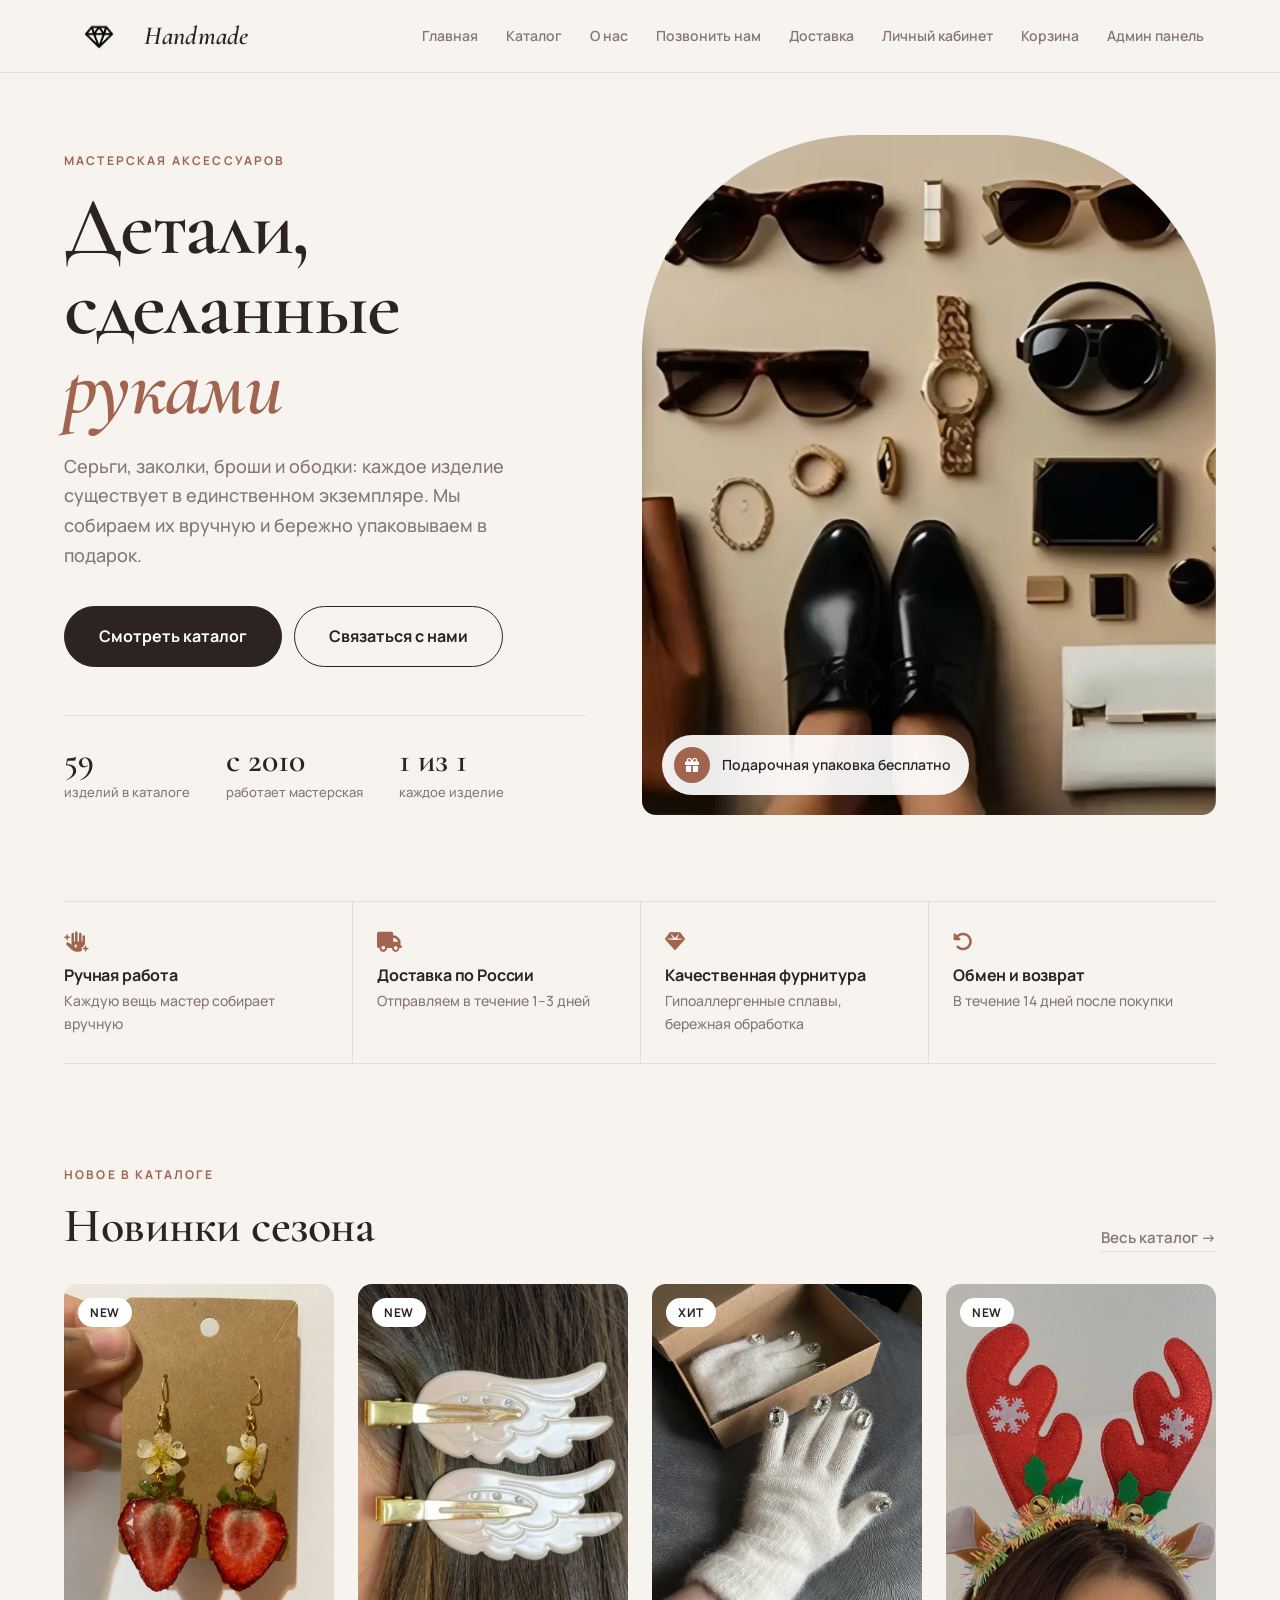
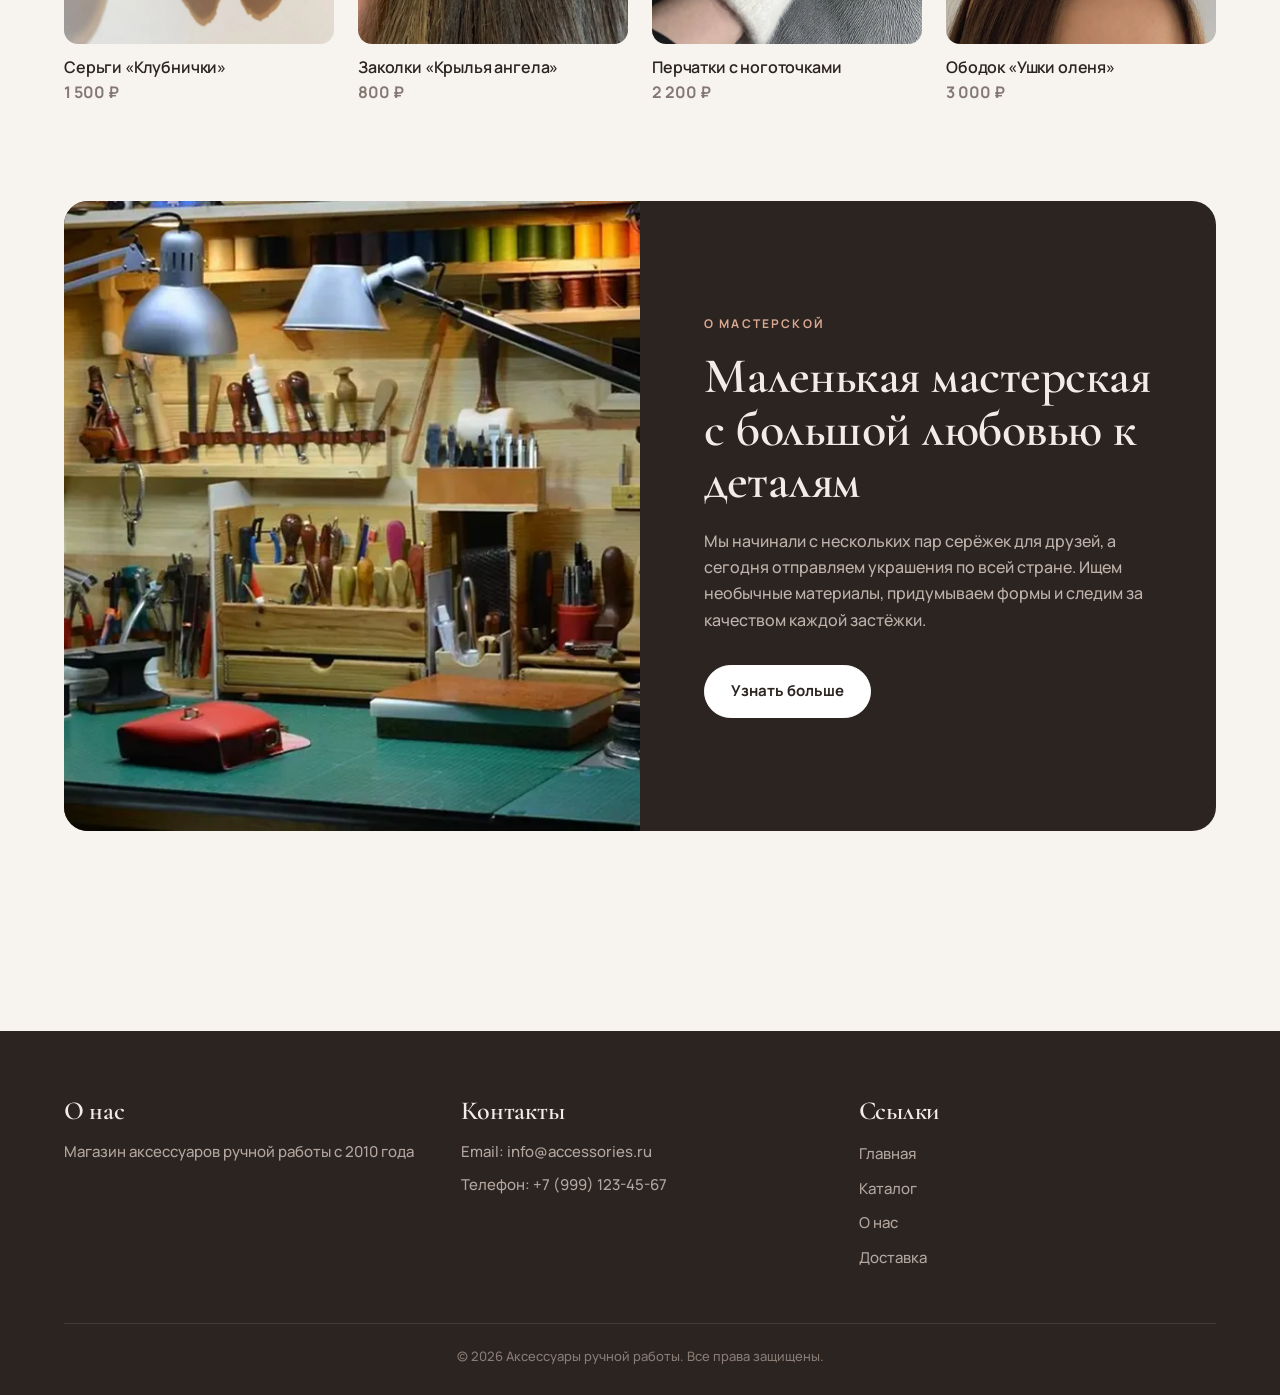
<file: index.html>
<!DOCTYPE html>
<html lang="ru">
<head>
    <meta charset="UTF-8">
    <meta name="viewport" content="width=device-width, initial-scale=1.0">
    <title>Главная - Аксессуары ручной работы</title>
    <link rel="preconnect" href="https://fonts.googleapis.com">
    <link rel="preconnect" href="https://fonts.gstatic.com" crossorigin>
    <link href="https://fonts.googleapis.com/css2?family=Cormorant+Garamond:ital,wght@0,500;0,600;1,600&family=Manrope:wght@400;500;600;700;800&display=swap" rel="stylesheet">
    <link rel="stylesheet" href="css/style.css">
    <link rel="stylesheet" href="css/responsive.css">
    <link rel="stylesheet" href="https://cdnjs.cloudflare.com/ajax/libs/font-awesome/6.4.0/css/all.min.css">
</head>
<body>
    <!-- Хэдер -->
    <header class="header">
        <div class="container">
            <div class="header-inner">
                <a href="index.html" class="logo">
                    <img src="images/logo.webp" alt="Логотип">
                </a>
                
                <nav class="nav">
                    <ul class="nav-list">
                        <li><a href="index.html">Главная</a></li>
                        <li><a href="catalog.html">Каталог</a></li>
                        <li><a href="about.html">О нас</a></li>
                        <li><a href="call.html">Позвонить нам</a></li>
                        <li><a href="delivery.html">Доставка</a></li>
                        <li><a href="account.html">Личный кабинет</a></li>
                        <li><a href="cart.html">Корзина</a></li>
                        <li><a href="admin.html">Админ панель</a></li>
                    </ul>
                </nav>
                
                <div class="burger-menu">
                    <span></span>
                    <span></span>
                    <span></span>
                </div>
            </div>
        </div>
    </header>

    <!-- Мобильное меню -->
    <div class="mobile-menu">
        <ul class="mobile-nav">
            <li><a href="index.html" class="active">Главная</a></li>
            <li><a href="catalog.html">Каталог</a></li>
            <li><a href="about.html">О нас</a></li>
            <li><a href="call.html">Позвонить нам</a></li>
            <li><a href="delivery.html">Доставка</a></li>
            <li><a href="account.html">Личный кабинет</a></li>
            <li><a href="cart.html">Корзина</a></li>
            <li><a href="admin.html">Админ панель</a></li>
        </ul>
    </div>

    <!-- Основной контент -->
    <main class="main">
        <div class="container">
            <section class="hero-banner">
                <div class="hero-content">
                    <span class="eyebrow">Мастерская аксессуаров</span>
                    <h1>Детали, сделанные <em>руками</em></h1>
                    <p>Серьги, заколки, броши и ободки: каждое изделие существует в единственном экземпляре. Мы собираем их вручную и бережно упаковываем в подарок.</p>
                    <div class="hero-actions">
                        <a href="catalog.html" class="btn btn-large">Смотреть каталог</a>
                        <a href="call.html" class="btn btn-large btn-secondary">Связаться с нами</a>
                    </div>
                    <div class="hero-meta">
                        <div><b>59</b><span>изделий в каталоге</span></div>
                        <div><b>с 2010</b><span>работает мастерская</span></div>
                        <div><b>1 из 1</b><span>каждое изделие</span></div>
                    </div>
                </div>
                <div class="hero-background">
                    <img src="images/hero.webp" alt="Аксессуары ручной работы" fetchpriority="high">
                    <div class="hero-badge"><i class="fas fa-gift"></i>Подарочная упаковка бесплатно</div>
                </div>
            </section>

            <section class="features">
                <div class="feature reveal"><i class="fas fa-hand-sparkles"></i><h3>Ручная работа</h3><p>Каждую вещь мастер собирает вручную</p></div>
                <div class="feature reveal"><i class="fas fa-truck"></i><h3>Доставка по России</h3><p>Отправляем в течение 1–3 дней</p></div>
                <div class="feature reveal"><i class="fas fa-gem"></i><h3>Качественная фурнитура</h3><p>Гипоаллергенные сплавы, бережная обработка</p></div>
                <div class="feature reveal"><i class="fas fa-rotate-left"></i><h3>Обмен и возврат</h3><p>В течение 14 дней после покупки</p></div>
            </section>

            <section class="new-products">
                <div class="section-head reveal">
                    <div><span class="eyebrow">Новое в каталоге</span><h2>Новинки сезона</h2></div>
                    <a href="catalog.html">Весь каталог →</a>
                </div>
                <div class="products-grid">
                    <div class="product-card reveal">
                        <a href="catalog.html">
                            <div class="thumb"><img src="images/product2.webp" alt="Серьги «Клубнички»" loading="lazy"><span class="tag">New</span></div>
                            <h3>Серьги «Клубнички»</h3>
                            <p class="price">1 500 ₽</p>
                        </a>
                    </div>
                    <div class="product-card reveal">
                        <a href="catalog.html">
                            <div class="thumb"><img src="images/product5.webp" alt="Заколки «Крылья ангела»" loading="lazy"><span class="tag">New</span></div>
                            <h3>Заколки «Крылья ангела»</h3>
                            <p class="price">800 ₽</p>
                        </a>
                    </div>
                    <div class="product-card reveal">
                        <a href="catalog.html">
                            <div class="thumb"><img src="images/product8.webp" alt="Перчатки с ноготочками" loading="lazy"><span class="tag">Хит</span></div>
                            <h3>Перчатки с ноготочками</h3>
                            <p class="price">2 200 ₽</p>
                        </a>
                    </div>
                    <div class="product-card reveal">
                        <a href="catalog.html">
                            <div class="thumb"><img src="images/product9.webp" alt="Ободок «Ушки оленя»" loading="lazy"><span class="tag">New</span></div>
                            <h3>Ободок «Ушки оленя»</h3>
                            <p class="price">3 000 ₽</p>
                        </a>
                    </div>
                </div>
            </section>

            <section class="story reveal">
                <img src="images/about.webp" alt="Наша мастерская" loading="lazy">
                <div class="story-text">
                    <span class="eyebrow">О мастерской</span>
                    <h2>Маленькая мастерская с большой любовью к деталям</h2>
                    <p>Мы начинали с нескольких пар серёжек для друзей, а сегодня отправляем украшения по всей стране. Ищем необычные материалы, придумываем формы и следим за качеством каждой застёжки.</p>
                    <a href="about.html" class="btn btn-light">Узнать больше</a>
                </div>
            </section>
        </div>
    </main>

    <!-- Футер -->
    <footer class="footer">
        <div class="container">
            <div class="footer-content">
                <div class="footer-section">
                    <h3>О нас</h3>
                    <p>Магазин аксессуаров ручной работы с 2010 года</p>
                </div>
                <div class="footer-section">
                    <h3>Контакты</h3>
                    <p>Email: info@accessories.ru</p>
                    <p>Телефон: +7 (999) 123-45-67</p>
                </div>
                <div class="footer-section">
                    <h3>Ссылки</h3>
                    <ul class="footer-links">
                        <li><a href="index.html">Главная</a></li>
                        <li><a href="catalog.html">Каталог</a></li>
                        <li><a href="about.html">О нас</a></li>
                        <li><a href="delivery.html">Доставка</a></li>
                    </ul>
                </div>
            </div>
            <div class="footer-bottom">
                <p>&copy; 2026 Аксессуары ручной работы. Все права защищены.</p>
            </div>
        </div>
    </footer>

    <script src="js/main.js"></script>
</body>
</html>
</file>
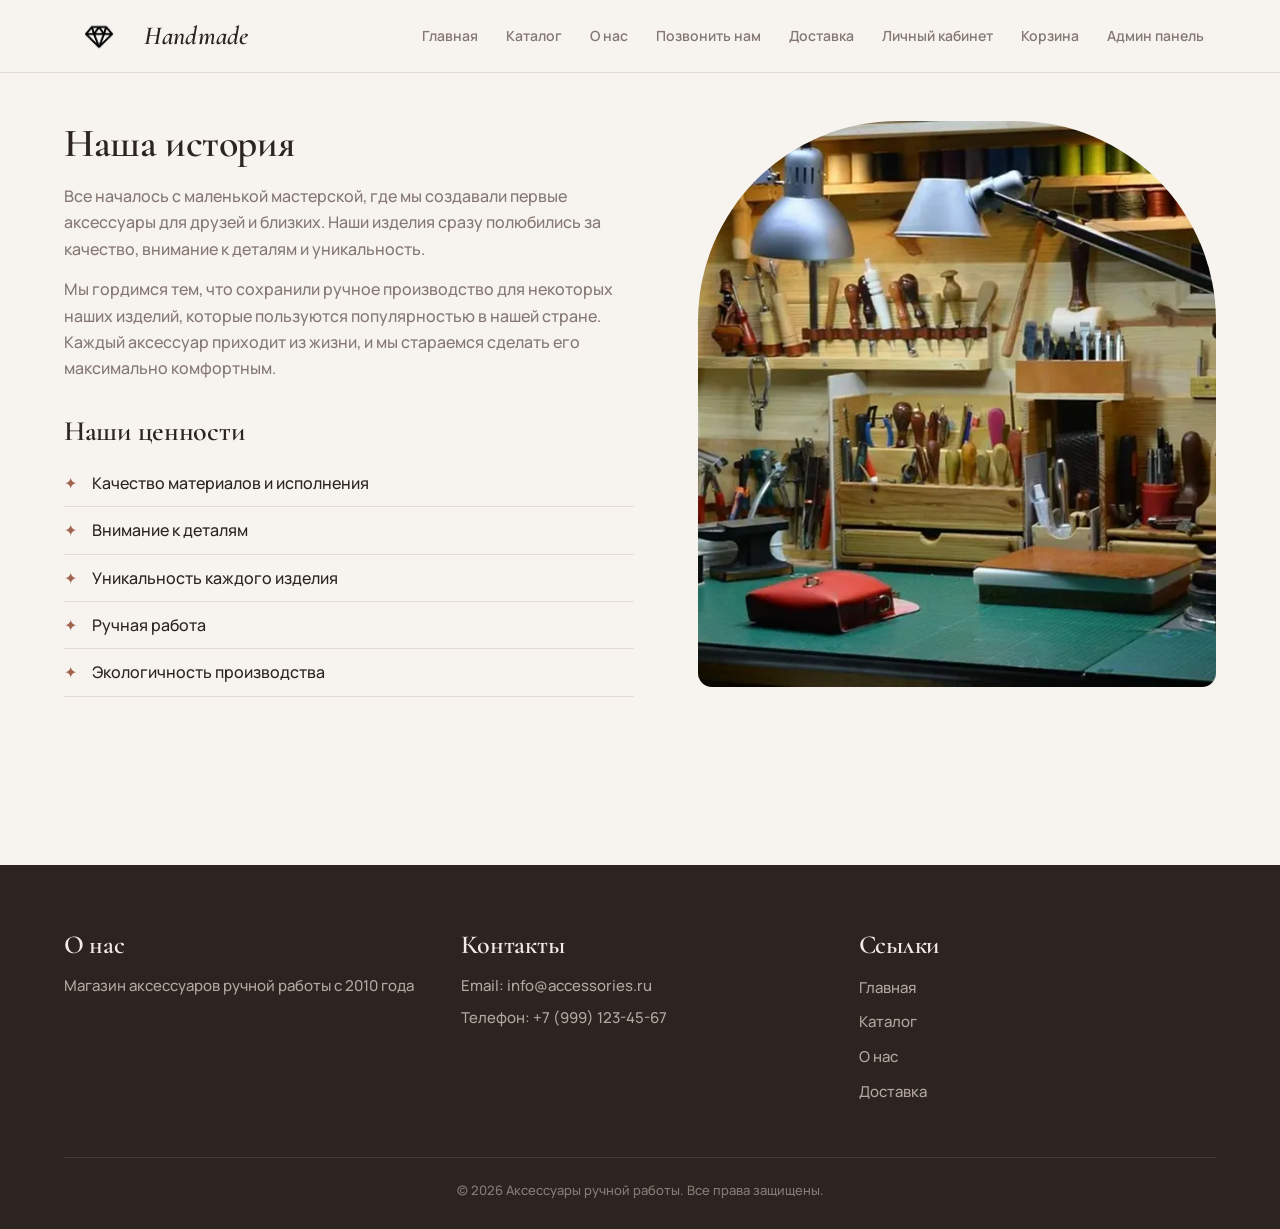
<file: about.html>
<!DOCTYPE html>
<html lang="ru">
<head>
    <meta charset="UTF-8">
    <meta name="viewport" content="width=device-width, initial-scale=1.0">
    <title>О нас - Аксессуары ручной работы</title>
    <link rel="preconnect" href="https://fonts.googleapis.com">
    <link rel="preconnect" href="https://fonts.gstatic.com" crossorigin>
    <link href="https://fonts.googleapis.com/css2?family=Cormorant+Garamond:ital,wght@0,500;0,600;1,600&family=Manrope:wght@400;500;600;700;800&display=swap" rel="stylesheet">
    <link rel="stylesheet" href="css/style.css">
    <link rel="stylesheet" href="css/responsive.css">
    <link rel="stylesheet" href="https://cdnjs.cloudflare.com/ajax/libs/font-awesome/6.4.0/css/all.min.css">
</head>
<body>
    <header class="header">
        <div class="container">
            <div class="header-inner">
                <a href="index.html" class="logo">
                    <img src="images/logo.webp" alt="Логотип">
                </a>
                
                <nav class="nav">
                    <ul class="nav-list">
                        <li><a href="index.html">Главная</a></li>
                        <li><a href="catalog.html">Каталог</a></li>
                        <li><a href="about.html">О нас</a></li>
                        <li><a href="call.html">Позвонить нам</a></li>
                        <li><a href="delivery.html">Доставка</a></li>
                        <li><a href="account.html">Личный кабинет</a></li>
                        <li><a href="cart.html">Корзина</a></li>
                        <li><a href="admin.html">Админ панель</a></li>
                    </ul>
                </nav>
                
                <div class="burger-menu">
                    <span></span>
                    <span></span>
                    <span></span>
                </div>
            </div>
        </div>
    </header>

    <div class="mobile-menu">
        <ul class="mobile-nav">
            <li><a href="index.html">Главная</a></li>
            <li><a href="catalog.html">Каталог</a></li>
            <li><a href="about.html" class="active">О нас</a></li>
            <li><a href="call.html">Позвонить нам</a></li>
            <li><a href="delivery.html">Доставка</a></li>
            <li><a href="account.html">Личный кабинет</a></li>
            <li><a href="cart.html">Корзина</a></li>
            <li><a href="admin.html">Админ панель</a></li>
        </ul>
    </div>

    <main class="main">
        <div class="container">            
            <section class="about-section">
                <div class="about-content">
                    <h2>Наша история</h2>
                    <p>Все началось с маленькой мастерской, где мы создавали первые аксессуары для друзей и близких. Наши изделия сразу полюбились за качество, внимание к деталям и уникальность.</p>
                    
                    <p>Мы гордимся тем, что сохранили ручное производство для некоторых наших изделий, которые пользуются популярностью в нашей стране. Каждый аксессуар приходит из жизни, и мы стараемся сделать его максимально комфортным.</p>
                    
                    <h3>Наши ценности</h3>
                    <ul>
                        <li>Качество материалов и исполнения</li>
                        <li>Внимание к деталям</li>
                        <li>Уникальность каждого изделия</li>
                        <li>Ручная работа</li>
                        <li>Экологичность производства</li>
                    </ul>
                </div>
                
                <div class="about-image">
                    <img src="images/about.webp" alt="Наша мастерская">
                </div>
            </section>
        </div>
    </main>

    <footer class="footer">
        <div class="container">
            <div class="footer-content">
                <div class="footer-section">
                    <h3>О нас</h3>
                    <p>Магазин аксессуаров ручной работы с 2010 года</p>
                </div>
                <div class="footer-section">
                    <h3>Контакты</h3>
                    <p>Email: info@accessories.ru</p>
                    <p>Телефон: +7 (999) 123-45-67</p>
                </div>
                <div class="footer-section">
                    <h3>Ссылки</h3>
                    <ul class="footer-links">
                        <li><a href="index.html">Главная</a></li>
                        <li><a href="catalog.html">Каталог</a></li>
                        <li><a href="about.html">О нас</a></li>
                        <li><a href="delivery.html">Доставка</a></li>
                    </ul>
                </div>
            </div>
            <div class="footer-bottom">
                <p>&copy; 2026 Аксессуары ручной работы. Все права защищены.</p>
            </div>
        </div>
    </footer>

    <script src="js/main.js"></script>
</body>
</html>
</file>
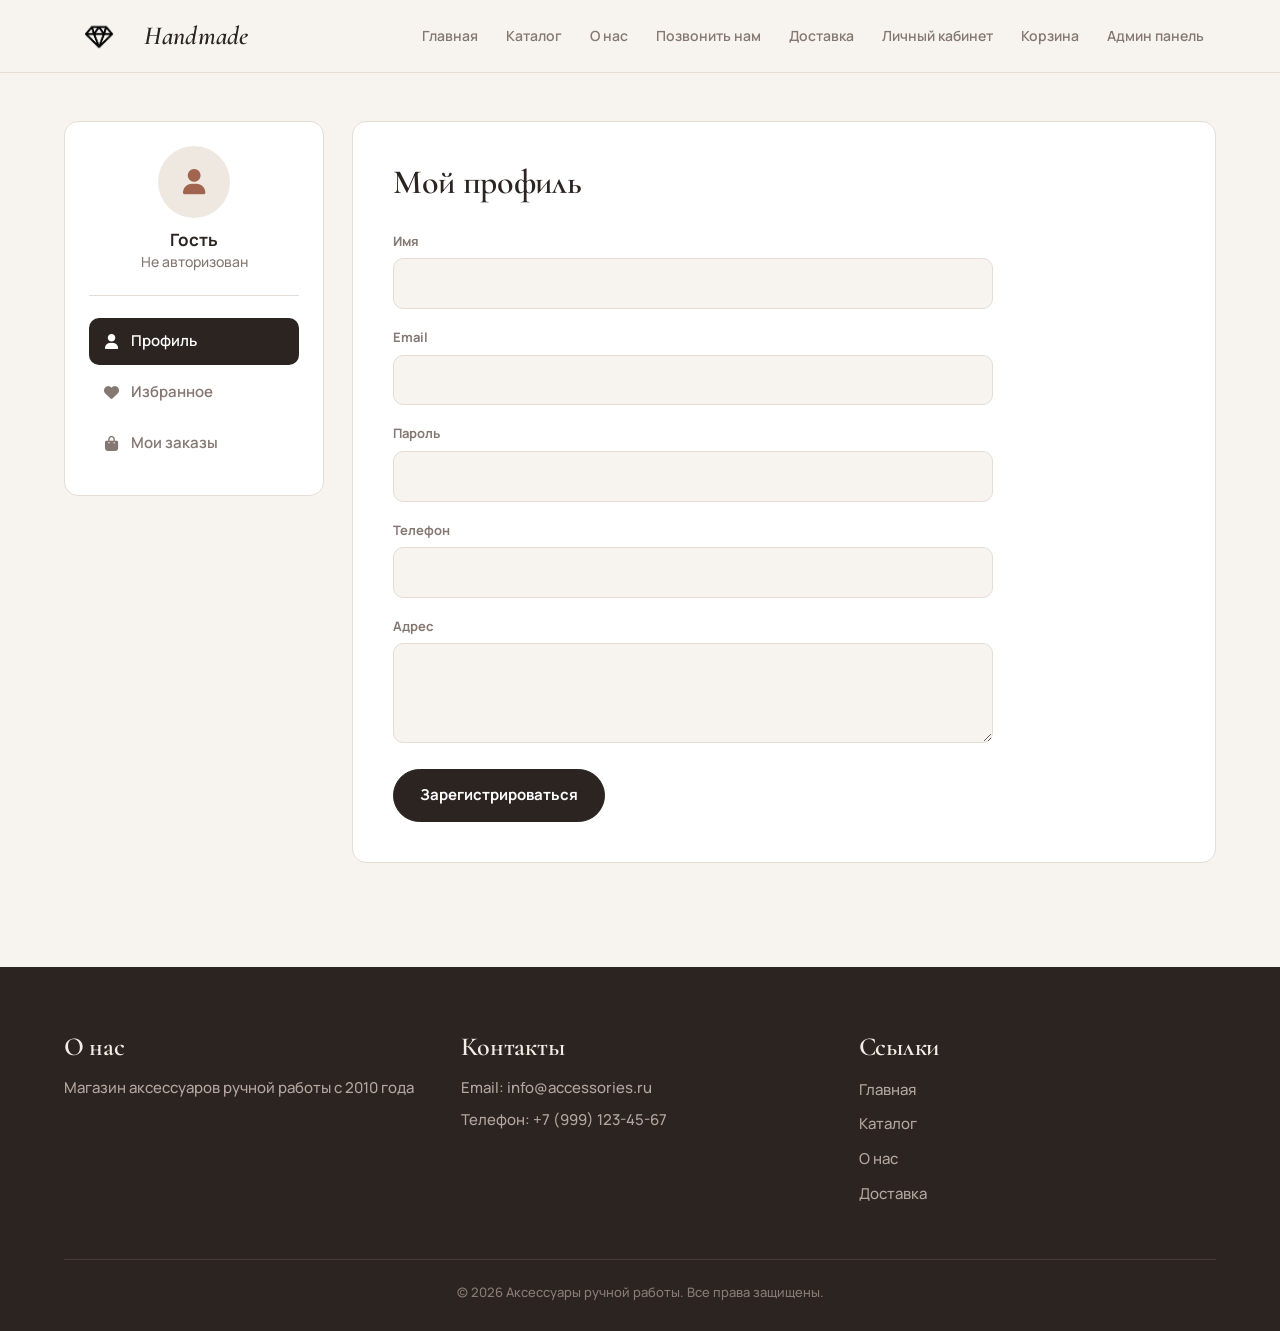
<file: account.html>
<!DOCTYPE html>
<html lang="ru">
<head>
    <meta charset="UTF-8">
    <meta name="viewport" content="width=device-width, initial-scale=1.0">
    <title>Личный кабинет - Аксессуары ручной работы</title>
    <link rel="preconnect" href="https://fonts.googleapis.com">
    <link rel="preconnect" href="https://fonts.gstatic.com" crossorigin>
    <link href="https://fonts.googleapis.com/css2?family=Cormorant+Garamond:ital,wght@0,500;0,600;1,600&family=Manrope:wght@400;500;600;700;800&display=swap" rel="stylesheet">
    <link rel="stylesheet" href="css/style.css">
    <link rel="stylesheet" href="css/responsive.css">
    <link rel="stylesheet" href="https://cdnjs.cloudflare.com/ajax/libs/font-awesome/6.4.0/css/all.min.css">
</head>
<body>
    <header class="header">
        <div class="container">
            <div class="header-inner">
                <a href="index.html" class="logo">
                    <img src="images/logo.webp" alt="Логотип">
                </a>
                
                <nav class="nav">
                    <ul class="nav-list">
                        <li><a href="index.html">Главная</a></li>
                        <li><a href="catalog.html">Каталог</a></li>
                        <li><a href="about.html">О нас</a></li>
                        <li><a href="call.html">Позвонить нам</a></li>
                        <li><a href="delivery.html">Доставка</a></li>
                        <li><a href="account.html">Личный кабинет</a></li>
                        <li><a href="cart.html">Корзина</a></li>
                        <li><a href="admin.html">Админ панель</a></li>
                    </ul>
                </nav>
                
                <div class="burger-menu">
                    <span></span>
                    <span></span>
                    <span></span>
                </div>
            </div>
        </div>
    </header>

    <div class="mobile-menu">
        <ul class="mobile-nav">
            <li><a href="index.html">Главная</a></li>
            <li><a href="catalog.html">Каталог</a></li>
            <li><a href="about.html">О нас</a></li>
            <li><a href="call.html">Позвонить нам</a></li>
            <li><a href="delivery.html">Доставка</a></li>
            <li><a href="account.html" class="active">Личный кабинет</a></li>
            <li><a href="cart.html">Корзина</a></li>
            <li><a href="admin.html">Админ панель</a></li>
        </ul>
    </div>

    <main class="main">
        <div class="container">            
            <div class="account-container">
                <div class="account-sidebar">
                    <div class="user-info">
                        <div class="avatar">
                            <i class="fas fa-user"></i>
                        </div>
                        <h3 id="username">Гость</h3>
                        <p id="user-email">Не авторизован</p>
                    </div>
                    
                    <ul class="account-menu">
                        <li class="active"><a href="#" data-tab="profile"><i class="fas fa-user"></i> Профиль</a></li>
                        <li><a href="#" data-tab="favorites"><i class="fas fa-heart"></i> Избранное</a></li>
                        <li><a href="#" data-tab="orders"><i class="fas fa-shopping-bag"></i> Мои заказы</a></li>
                    </ul>
                </div>
                
                <div class="account-content">
                    <!-- Профиль -->
                    <div id="profile-tab" class="tab-content active">
                        <h2>Мой профиль</h2>
                        
                        <div class="profile-form">
                            <form id="registration-form">
                                <div class="form-group">
                                    <label for="name">Имя</label>
                                    <input type="text" id="name" required>
                                </div>
                                
                                <div class="form-group">
                                    <label for="email">Email</label>
                                    <input type="email" id="email" required>
                                </div>
                                
                                <div class="form-group">
                                    <label for="password">Пароль</label>
                                    <input type="password" id="password" required>
                                </div>
                                
                                <div class="form-group">
                                    <label for="phone">Телефон</label>
                                    <input type="tel" id="phone">
                                </div>
                                
                                <div class="form-group">
                                    <label for="address">Адрес</label>
                                    <textarea id="address" rows="3"></textarea>
                                </div>
                                
                                <button type="submit" class="btn">Зарегистрироваться</button>
                            </form>
                            
                            <div id="registration-success" class="success-message" style="display: none;">
                                <i class="fas fa-check-circle"></i>
                                <p>Вы успешно зарегистрированы!</p>
                            </div>
                        </div>
                    </div>
                    
                    <!-- Избранное -->
                    <div id="favorites-tab" class="tab-content">
                        <h2>Избранное</h2>
                        
                        <div id="favorites-list" class="products-grid">
                            <!-- Товары из избранного будут загружены через JavaScript -->
                        </div>
                        
                        <div id="empty-favorites" class="empty-message" style="display: none;">
                            <i class="fas fa-heart fa-3x"></i>
                            <h3>В избранном пока пусто</h3>
                            <p>Добавляйте товары в избранное, нажимая на сердечко в каталоге</p>
                            <a href="catalog.html" class="btn">Перейти в каталог</a>
                        </div>
                    </div>
                    
                    <!-- Мои заказы -->
                    <div id="orders-tab" class="tab-content">
                        <h2>Мои заказы</h2>
                        
                        <div id="orders-list">
                            <!-- Заказы будут загружены через JavaScript -->
                        </div>
                        
                        <div id="empty-orders" class="empty-message" style="display: none;">
                            <i class="fas fa-shopping-bag fa-3x"></i>
                            <h3>У вас пока нет заказов</h3>
                            <p>Сделайте свой первый заказ!</p>
                            <a href="catalog.html" class="btn">Перейти в каталог</a>
                        </div>
                    </div>
                    
                    <!-- Настройки -->
                    <div id="settings-tab" class="tab-content">
                        <h2>Настройки</h2>
                        
                        <div class="settings-form">
                            <div class="form-group">
                                <label for="notifications">Уведомления</label>
                                <select id="notifications">
                                    <option value="all">Все уведомления</option>
                                    <option value="important">Только важные</option>
                                    <option value="none">Не получать</option>
                                </select>
                            </div>
                            
                            <div class="form-group">
                                <label for="theme">Тема оформления</label>
                                <select id="theme">
                                    <option value="light">Светлая</option>
                                    <option value="dark">Темная</option>
                                    <option value="auto">Авто</option>
                                </select>
                            </div>
                            
                            <div class="form-group">
                                <label>
                                    <input type="checkbox" id="newsletter">
                                    Подписаться на рассылку
                                </label>
                            </div>
                            
                            <button id="save-settings" class="btn">Сохранить настройки</button>
                            <button id="logout" class="btn btn-secondary">Выйти</button>
                        </div>
                    </div>
                </div>
            </div>
        </div>
    </main>

    <footer class="footer">
        <div class="container">
            <div class="footer-content">
                <div class="footer-section">
                    <h3>О нас</h3>
                    <p>Магазин аксессуаров ручной работы с 2010 года</p>
                </div>
                <div class="footer-section">
                    <h3>Контакты</h3>
                    <p>Email: info@accessories.ru</p>
                    <p>Телефон: +7 (999) 123-45-67</p>
                </div>
                <div class="footer-section">
                    <h3>Ссылки</h3>
                    <ul class="footer-links">
                        <li><a href="index.html">Главная</a></li>
                        <li><a href="catalog.html">Каталог</a></li>
                        <li><a href="about.html">О нас</a></li>
                        <li><a href="delivery.html">Доставка</a></li>
                    </ul>
                </div>
            </div>
            <div class="footer-bottom">
                <p>&copy; 2026 Аксессуары ручной работы. Все права защищены.</p>
            </div>
        </div>
    </footer>

    <script src="js/main.js"></script>
    <script>
        document.addEventListener('DOMContentLoaded', function() {
            // Переключение между вкладками
            const tabLinks = document.querySelectorAll('.account-menu a');
            const tabContents = document.querySelectorAll('.tab-content');
            
            tabLinks.forEach(link => {
                link.addEventListener('click', function(e) {
                    e.preventDefault();
                    
                    const tabId = this.getAttribute('data-tab');
                    
                    // Убираем активный класс у всех вкладок
                    tabLinks.forEach(l => l.parentElement.classList.remove('active'));
                    tabContents.forEach(content => content.classList.remove('active'));
                    
                    // Добавляем активный класс текущей вкладке
                    this.parentElement.classList.add('active');
                    document.getElementById(tabId + '-tab').classList.add('active');
                });
            });
            
            // Форма регистрации
            const registrationForm = document.getElementById('registration-form');
            const successMessage = document.getElementById('registration-success');
            
            if (registrationForm) {
                registrationForm.addEventListener('submit', function(e) {
                    e.preventDefault();
                    
                    const name = document.getElementById('name').value;
                    const email = document.getElementById('email').value;
                    
                    // Сохраняем данные пользователя
                    const userData = {
                        name: name,
                        email: email,
                        phone: document.getElementById('phone').value,
                        address: document.getElementById('address').value
                    };
                    
                    localStorage.setItem('user', JSON.stringify(userData));
                    
                    // Обновляем информацию в сайдбаре
                    document.getElementById('username').textContent = name;
                    document.getElementById('user-email').textContent = email;
                    
                    // Показываем сообщение об успехе
                    successMessage.style.display = 'flex';
                    
                    // Скрываем сообщение через 5 секунд
                    setTimeout(() => {
                        successMessage.style.display = 'none';
                    }, 5000);
                });
            }
            
            // Загрузка избранного
            function loadFavorites() {
                const favoritesContainer = document.getElementById('favorites-list');
                const emptyMessage = document.getElementById('empty-favorites');
                
                const favorites = JSON.parse(localStorage.getItem('favorites') || '[]');
                
                if (favorites.length === 0) {
                    favoritesContainer.style.display = 'none';
                    emptyMessage.style.display = 'block';
                    return;
                }
                
                favoritesContainer.style.display = 'grid';
                emptyMessage.style.display = 'none';
                favoritesContainer.innerHTML = '';
                
                favorites.forEach(product => {
                    const productCard = document.createElement('div');
                    productCard.className = 'product-card';
                    productCard.innerHTML = `
                        <img src="${product.image}" alt="${product.name}" onerror="this.src='images/product1.webp'">
                        <h3>${product.name}</h3>
                        <p class="price">${product.price} ₽</p>
                        <div class="product-actions">
                            <button class="btn btn-secondary remove-from-favorites" data-id="${product.id}">Удалить</button>
                            <button class="btn add-to-cart-from-fav" data-id="${product.id}">В корзину</button>
                        </div>
                    `;
                    favoritesContainer.appendChild(productCard);
                });
            }
            
            // Обработчики для кнопок в избранном
            document.addEventListener('click', function(e) {
                if (e.target.classList.contains('remove-from-favorites')) {
                    const productId = parseInt(e.target.getAttribute('data-id'));
                    let favorites = JSON.parse(localStorage.getItem('favorites') || '[]');
                    
                    favorites = favorites.filter(product => product.id !== productId);
                    localStorage.setItem('favorites', JSON.stringify(favorites));
                    
                    loadFavorites();
                }
                
                if (e.target.classList.contains('add-to-cart-from-fav')) {
                    const productId = parseInt(e.target.getAttribute('data-id'));
                    let favorites = JSON.parse(localStorage.getItem('favorites') || '[]');
                    let cart = JSON.parse(localStorage.getItem('cart') || '[]');
                    
                    const product = favorites.find(p => p.id === productId);
                    
                    if (product && !cart.some(item => item.id === productId)) {
                        cart.push({
                            ...product,
                            quantity: 1
                        });
                        localStorage.setItem('cart', JSON.stringify(cart));
                        
                        alert('Товар добавлен в корзину!');
                    }
                }
            });
            
            // Загрузка заказов
            function loadOrders() {
                const ordersContainer = document.getElementById('orders-list');
                const emptyMessage = document.getElementById('empty-orders');
                
                const orders = JSON.parse(localStorage.getItem('orders') || '[]');
                
                if (orders.length === 0) {
                    ordersContainer.style.display = 'none';
                    emptyMessage.style.display = 'block';
                    return;
                }
                
                ordersContainer.style.display = 'block';
                emptyMessage.style.display = 'none';
                ordersContainer.innerHTML = '';
                
                orders.reverse().forEach(order => {
                    const orderElement = document.createElement('div');
                    orderElement.className = 'order-card';
                    orderElement.innerHTML = `
                        <div class="order-header">
                            <div>
                                <h4>Заказ #${order.id}</h4>
                                <p class="order-date">${order.date}</p>
                            </div>
                            <span class="order-status ${order.status}">${getStatusText(order.status)}</span>
                        </div>
                        <div class="order-items">
                            ${order.items.map(item => `
                                <div class="order-item">
                                    <span>${item.name}</span>
                                    <span>${item.quantity} × ${item.price} ₽ = ${item.quantity * item.price} ₽</span>
                                </div>
                            `).join('')}
                        </div>
                        <div class="order-total">
                            <span>Итого:</span>
                            <span class="total-price">${order.total} ₽</span>
                        </div>
                    `;
                    ordersContainer.appendChild(orderElement);
                });
            }
            
            function getStatusText(status) {
                const statusMap = {
                    'pending': 'Обрабатывается',
                    'processing': 'В обработке',
                    'shipped': 'Отправлен',
                    'delivered': 'Доставлен',
                    'cancelled': 'Отменен'
                };
                return statusMap[status] || status;
            }
            
            // Выход
            document.getElementById('logout').addEventListener('click', function() {
                localStorage.removeItem('user');
                document.getElementById('username').textContent = 'Гость';
                document.getElementById('user-email').textContent = 'Не авторизован';
                alert('Вы вышли из аккаунта');
            });
            
            // Загрузка данных пользователя
            const userData = JSON.parse(localStorage.getItem('user') || '{}');
            if (userData.name) {
                document.getElementById('username').textContent = userData.name;
                document.getElementById('user-email').textContent = userData.email;
                document.getElementById('name').value = userData.name || '';
                document.getElementById('email').value = userData.email || '';
                document.getElementById('phone').value = userData.phone || '';
                document.getElementById('address').value = userData.address || '';
            }
            
            // Загрузка настроек
            const settings = JSON.parse(localStorage.getItem('settings') || '{}');
            if (settings.notifications) {
                document.getElementById('notifications').value = settings.notifications;
            }
            if (settings.theme) {
                document.getElementById('theme').value = settings.theme;
            }
            if (settings.newsletter !== undefined) {
                document.getElementById('newsletter').checked = settings.newsletter;
            }
            
            // Загрузка данных при открытии вкладок
            loadFavorites();
            loadOrders();
        });
    </script>
</body>
</html>
</file>
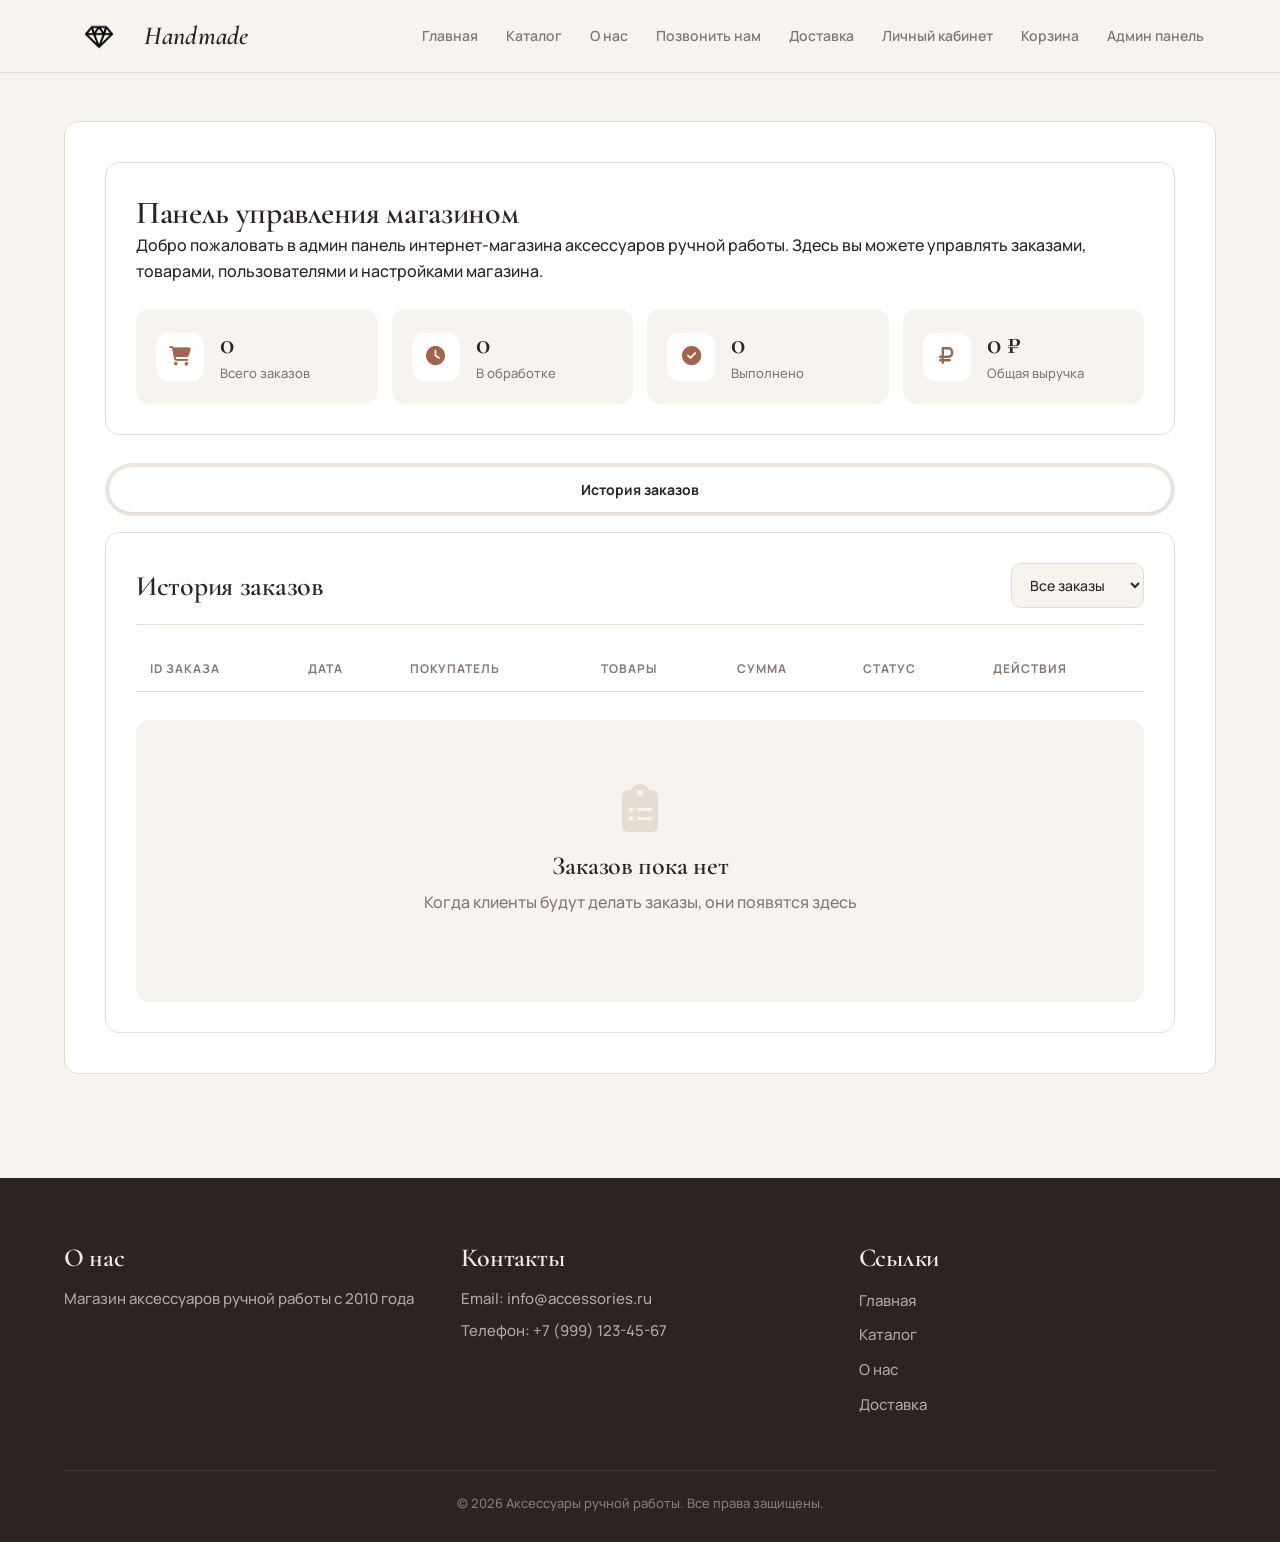
<file: admin.html>
<!DOCTYPE html>
<html lang="ru">
<head>
    <meta charset="UTF-8">
    <meta name="viewport" content="width=device-width, initial-scale=1.0">
    <title>Админ панель - Аксессуары ручной работы</title>
    <link rel="preconnect" href="https://fonts.googleapis.com">
    <link rel="preconnect" href="https://fonts.gstatic.com" crossorigin>
    <link href="https://fonts.googleapis.com/css2?family=Cormorant+Garamond:ital,wght@0,500;0,600;1,600&family=Manrope:wght@400;500;600;700;800&display=swap" rel="stylesheet">
    <link rel="stylesheet" href="css/style.css">
    <link rel="stylesheet" href="css/responsive.css">
    <link rel="stylesheet" href="https://cdnjs.cloudflare.com/ajax/libs/font-awesome/6.4.0/css/all.min.css">
</head>
<body>
    <header class="header">
        <div class="container">
            <div class="header-inner">
                <a href="index.html" class="logo">
                    <img src="images/logo.webp" alt="Логотип">
                </a>
                
                <nav class="nav">
                    <ul class="nav-list">
                        <li><a href="index.html">Главная</a></li>
                        <li><a href="catalog.html">Каталог</a></li>
                        <li><a href="about.html">О нас</a></li>
                        <li><a href="call.html">Позвонить нам</a></li>
                        <li><a href="delivery.html">Доставка</a></li>
                        <li><a href="account.html">Личный кабинет</a></li>
                        <li><a href="cart.html">Корзина</a></li>
                        <li><a href="admin.html">Админ панель</a></li>
                    </ul>
                </nav>
                
                <div class="burger-menu">
                    <span></span>
                    <span></span>
                    <span></span>
                </div>
            </div>
        </div>
    </header>

    <div class="mobile-menu">
        <ul class="mobile-nav">
            <li><a href="index.html">Главная</a></li>
            <li><a href="catalog.html">Каталог</a></li>
            <li><a href="about.html">О нас</a></li>
            <li><a href="call.html">Позвонить нам</a></li>
            <li><a href="delivery.html">Доставка</a></li>
            <li><a href="account.html">Личный кабинет</a></li>
            <li><a href="cart.html">Корзина</a></li>
            <li><a href="admin.html" class="active">Админ панель</a></li>
        </ul>
    </div>

    <main class="main">
        <div class="container">            
            <div class="admin-container">
                <div class="admin-welcome">
                    <h2>Панель управления магазином</h2>
                    <p>Добро пожаловать в админ панель интернет-магазина аксессуаров ручной работы. Здесь вы можете управлять заказами, товарами, пользователями и настройками магазина.</p>
                    
                    <div class="admin-stats">
                        <div class="stat-card">
                            <i class="fas fa-shopping-cart"></i>
                            <div>
                                <h3 id="total-orders">0</h3>
                                <p>Всего заказов</p>
                            </div>
                        </div>
                        <div class="stat-card">
                            <i class="fas fa-clock"></i>
                            <div>
                                <h3 id="pending-orders">0</h3>
                                <p>В обработке</p>
                            </div>
                        </div>
                        <div class="stat-card">
                            <i class="fas fa-check-circle"></i>
                            <div>
                                <h3 id="completed-orders">0</h3>
                                <p>Выполнено</p>
                            </div>
                        </div>
                        <div class="stat-card">
                            <i class="fas fa-ruble-sign"></i>
                            <div>
                                <h3 id="total-revenue">0 ₽</h3>
                                <p>Общая выручка</p>
                            </div>
                        </div>
                    </div>
                </div>
                
                <div class="admin-tabs">
                    <div class="tabs-header">
                        <button class="tab-btn active" data-tab="orders">История заказов</button>
                    </div>
                    
                    <!-- Вкладка История заказов -->
                    <div id="orders-tab" class="tab-content active">
                        <div class="tab-header">
                            <h3>История заказов</h3>
                            <div class="filter-orders">
                                <select id="order-filter">
                                    <option value="all">Все заказы</option>
                                    <option value="pending">В обработке</option>
                                    <option value="processing">В процессе</option>
                                    <option value="shipped">Отправлены</option>
                                    <option value="delivered">Доставлены</option>
                                    <option value="cancelled">Отменены</option>
                                </select>
                            </div>
                        </div>
                        
                        <div class="orders-table-container">
                            <table class="orders-table">
                                <thead>
                                    <tr>
                                        <th>ID заказа</th>
                                        <th>Дата</th>
                                        <th>Покупатель</th>
                                        <th>Товары</th>
                                        <th>Сумма</th>
                                        <th>Статус</th>
                                        <th>Действия</th>
                                    </tr>
                                </thead>
                                <tbody id="orders-table-body">
                                    <!-- Заказы будут загружены через JavaScript -->
                                </tbody>
                            </table>
                        </div>
                        
                        <div id="no-orders" class="empty-message" style="display: none;">
                            <i class="fas fa-clipboard-list fa-3x"></i>
                            <h3>Заказов пока нет</h3>
                            <p>Когда клиенты будут делать заказы, они появятся здесь</p>
                        </div>
                    </div>
                    
                    <!-- Вкладка Управление товарами -->
                    <div id="products-tab" class="tab-content">
                        <div class="tab-header">
                            <h3>Управление товарами</h3>
                            <button class="btn" id="add-product-btn">Добавить товар</button>
                        </div>
                        
                        <div class="products-management">
                            <p>В этом разделе вы можете добавлять, редактировать и удалять товары из каталога.</p>
                            <p>Для управления товарами требуется подключение к базе данных.</p>
                            
                            <div class="placeholder-content">
                                <i class="fas fa-boxes fa-4x"></i>
                                <h4>Управление товарами</h4>
                                <p>Функционал управления товарами находится в разработке.</p>
                                <p>Здесь можно будет добавлять новые товары, редактировать существующие, изменять цены и управлять категориями.</p>
                            </div>
                        </div>
                    </div>
                    
                    <!-- Вкладка Настройки -->
                    <div id="settings-tab" class="tab-content">
                        <div class="tab-header">
                            <h3>Настройки магазина</h3>
                        </div>
                        
                        <div class="settings-management">
                            <form id="admin-settings-form">
                                <div class="form-group">
                                    <label for="shop-name">Название магазина</label>
                                    <input type="text" id="shop-name" value="Аксессуары ручной работы">
                                </div>
                                
                                <div class="form-group">
                                    <label for="shop-email">Email для уведомлений</label>
                                    <input type="email" id="shop-email" value="admin@accessories.ru">
                                </div>
                                
                                <div class="form-group">
                                    <label for="delivery-cost">Стоимость доставки (₽)</label>
                                    <input type="number" id="delivery-cost" value="500">
                                </div>
                                
                                <div class="form-group">
                                    <label for="min-order">Минимальная сумма заказа (₽)</label>
                                    <input type="number" id="min-order" value="1000">
                                </div>
                                
                                <div class="form-group">
                                    <label for="order-statuses">Статусы заказов</label>
                                    <textarea id="order-statuses" rows="4">Обрабатывается, В процессе, Отправлен, Доставлен, Отменен</textarea>
                                </div>
                                
                                <div class="form-group">
                                    <label>
                                        <input type="checkbox" id="shop-active" checked>
                                        Магазин активен
                                    </label>
                                </div>
                                
                                <button type="submit" class="btn">Сохранить настройки</button>
                            </form>
                        </div>
                    </div>
                </div>
            </div>
        </div>
    </main>

    <footer class="footer">
        <div class="container">
            <div class="footer-content">
                <div class="footer-section">
                    <h3>О нас</h3>
                    <p>Магазин аксессуаров ручной работы с 2010 года</p>
                </div>
                <div class="footer-section">
                    <h3>Контакты</h3>
                    <p>Email: info@accessories.ru</p>
                    <p>Телефон: +7 (999) 123-45-67</p>
                </div>
                <div class="footer-section">
                    <h3>Ссылки</h3>
                    <ul class="footer-links">
                        <li><a href="index.html">Главная</a></li>
                        <li><a href="catalog.html">Каталог</a></li>
                        <li><a href="about.html">О нас</a></li>
                        <li><a href="delivery.html">Доставка</a></li>
                    </ul>
                </div>
            </div>
            <div class="footer-bottom">
                <p>&copy; 2026 Аксессуары ручной работы. Все права защищены.</p>
            </div>
        </div>
    </footer>

    <script src="js/main.js"></script>
    <script>
        document.addEventListener('DOMContentLoaded', function() {
            // Переключение вкладок
            const tabBtns = document.querySelectorAll('.tab-btn');
            const tabContents = document.querySelectorAll('.admin-tabs .tab-content');
            
            tabBtns.forEach(btn => {
                btn.addEventListener('click', function() {
                    const tabId = this.getAttribute('data-tab');
                    
                    // Убираем активный класс у всех кнопок и вкладок
                    tabBtns.forEach(b => b.classList.remove('active'));
                    tabContents.forEach(content => content.classList.remove('active'));
                    
                    // Добавляем активный класс текущей кнопке и вкладке
                    this.classList.add('active');
                    document.getElementById(tabId + '-tab').classList.add('active');
                });
            });
            
            // Загрузка и отображение статистики
            function loadStatistics() {
                const orders = JSON.parse(localStorage.getItem('orders') || '[]');
                
                // Общая статистика
                const totalOrders = orders.length;
                const pendingOrders = orders.filter(order => order.status === 'pending').length;
                const completedOrders = orders.filter(order => order.status === 'delivered').length;
                const totalRevenue = orders.reduce((sum, order) => sum + order.total, 0);
                
                document.getElementById('total-orders').textContent = totalOrders;
                document.getElementById('pending-orders').textContent = pendingOrders;
                document.getElementById('completed-orders').textContent = completedOrders;
                document.getElementById('total-revenue').textContent = totalRevenue.toLocaleString('ru-RU') + ' ₽';
            }
            
            // Загрузка и отображение заказов
            function loadOrders(filter = 'all') {
                const ordersTableBody = document.getElementById('orders-table-body');
                const noOrdersMessage = document.getElementById('no-orders');
                
                let orders = JSON.parse(localStorage.getItem('orders') || '[]');
                
                // Фильтрация заказов
                if (filter !== 'all') {
                    orders = orders.filter(order => order.status === filter);
                }
                
                if (orders.length === 0) {
                    ordersTableBody.innerHTML = '';
                    noOrdersMessage.style.display = 'block';
                    return;
                }
                
                noOrdersMessage.style.display = 'none';
                ordersTableBody.innerHTML = '';
                
                // Сортируем заказы по дате (новые сначала)
                orders.sort((a, b) => new Date(b.date) - new Date(a.date));
                
                orders.forEach(order => {
                    const row = document.createElement('tr');
                    
                    // Получаем информацию о пользователе
                    const userData = JSON.parse(localStorage.getItem('user') || '{}');
                    const userName = userData.name || 'Гость';
                    const userEmail = userData.email || 'Не указан';
                    
                    // Подсчитываем количество товаров
                    const itemsCount = order.items.reduce((sum, item) => sum + item.quantity, 0);
                    
                    // Определяем класс для статуса
                    const statusClass = order.status || 'pending';
                    const statusText = getStatusText(statusClass);
                    
                    row.innerHTML = `
                        <td>#${order.id}</td>
                        <td>${order.date}</td>
                        <td>
                            <strong>${userName}</strong><br>
                            <small>${userEmail}</small>
                        </td>
                        <td>${itemsCount} товар(ов)</td>
                        <td>${order.total} ₽</td>
                        <td>
                            <span class="status-badge ${statusClass}">${statusText}</span>
                        </td>
                        <td>
                            <div class="action-buttons">
                                <button class="action-btn view-btn" data-id="${order.id}" title="Просмотреть">
                                    <i class="fas fa-eye"></i>
                                </button>
                                <button class="action-btn edit-btn" data-id="${order.id}" title="Изменить статус">
                                    <i class="fas fa-edit"></i>
                                </button>
                                <button class="action-btn delete-btn" data-id="${order.id}" title="Удалить">
                                    <i class="fas fa-trash"></i>
                                </button>
                            </div>
                        </td>
                    `;
                    
                    ordersTableBody.appendChild(row);
                });
                
                // Добавляем обработчики для кнопок действий
                addOrderActionHandlers();
            }
            
            function getStatusText(status) {
                const statusMap = {
                    'pending': 'Обрабатывается',
                    'processing': 'В процессе',
                    'shipped': 'Отправлен',
                    'delivered': 'Доставлен',
                    'cancelled': 'Отменен'
                };
                return statusMap[status] || status;
            }
            
            function addOrderActionHandlers() {
                // Просмотр заказа
                document.querySelectorAll('.view-btn').forEach(btn => {
                    btn.addEventListener('click', function() {
                        const orderId = this.getAttribute('data-id');
                        const orders = JSON.parse(localStorage.getItem('orders') || '[]');
                        const order = orders.find(o => o.id == orderId);
                        
                        if (order) {
                            let itemsList = '';
                            order.items.forEach(item => {
                                itemsList += `${item.name} - ${item.quantity} × ${item.price} ₽ = ${item.quantity * item.price} ₽\n`;
                            });
                            
                            alert(`Детали заказа #${order.id}\n\n` +
                                  `Дата: ${order.date}\n` +
                                  `Статус: ${getStatusText(order.status)}\n` +
                                  `Общая сумма: ${order.total} ₽\n\n` +
                                  `Товары:\n${itemsList}`);
                        }
                    });
                });
                
                // Изменение статуса заказа
                document.querySelectorAll('.edit-btn').forEach(btn => {
                    btn.addEventListener('click', function() {
                        const orderId = this.getAttribute('data-id');
                        const orders = JSON.parse(localStorage.getItem('orders') || '[]');
                        const orderIndex = orders.findIndex(o => o.id == orderId);
                        
                        if (orderIndex !== -1) {
                            const newStatus = prompt('Введите новый статус заказа (pending, processing, shipped, delivered, cancelled):', orders[orderIndex].status);
                            
                            if (newStatus && ['pending', 'processing', 'shipped', 'delivered', 'cancelled'].includes(newStatus)) {
                                orders[orderIndex].status = newStatus;
                                localStorage.setItem('orders', JSON.stringify(orders));
                                
                                // Перезагружаем таблицу
                                const currentFilter = document.getElementById('order-filter').value;
                                loadOrders(currentFilter);
                                loadStatistics();
                                
                                alert('Статус заказа обновлен!');
                            }
                        }
                    });
                });
                
                // Удаление заказа
                document.querySelectorAll('.delete-btn').forEach(btn => {
                    btn.addEventListener('click', function() {
                        const orderId = this.getAttribute('data-id');
                        
                        if (confirm('Вы уверены, что хотите удалить этот заказ?')) {
                            let orders = JSON.parse(localStorage.getItem('orders') || '[]');
                            orders = orders.filter(o => o.id != orderId);
                            localStorage.setItem('orders', JSON.stringify(orders));
                            
                            // Перезагружаем таблицу
                            const currentFilter = document.getElementById('order-filter').value;
                            loadOrders(currentFilter);
                            loadStatistics();
                            
                            alert('Заказ удален!');
                        }
                    });
                });
            }
            
            // Фильтрация заказов
            document.getElementById('order-filter').addEventListener('change', function() {
                loadOrders(this.value);
            });
            
            // Форма настроек
            document.getElementById('admin-settings-form').addEventListener('submit', function(e) {
                e.preventDefault();
                alert('Настройки сохранены! (В реальном приложении здесь будет отправка на сервер)');
            });
            
            // Кнопка добавления товара
            document.getElementById('add-product-btn').addEventListener('click', function() {
                alert('Функция добавления товара находится в разработке. В реальном приложении здесь будет форма для добавления нового товара.');
            });
            
            // Инициализация
            loadStatistics();
            loadOrders();
        });
    </script>
</body>
</html>
</file>
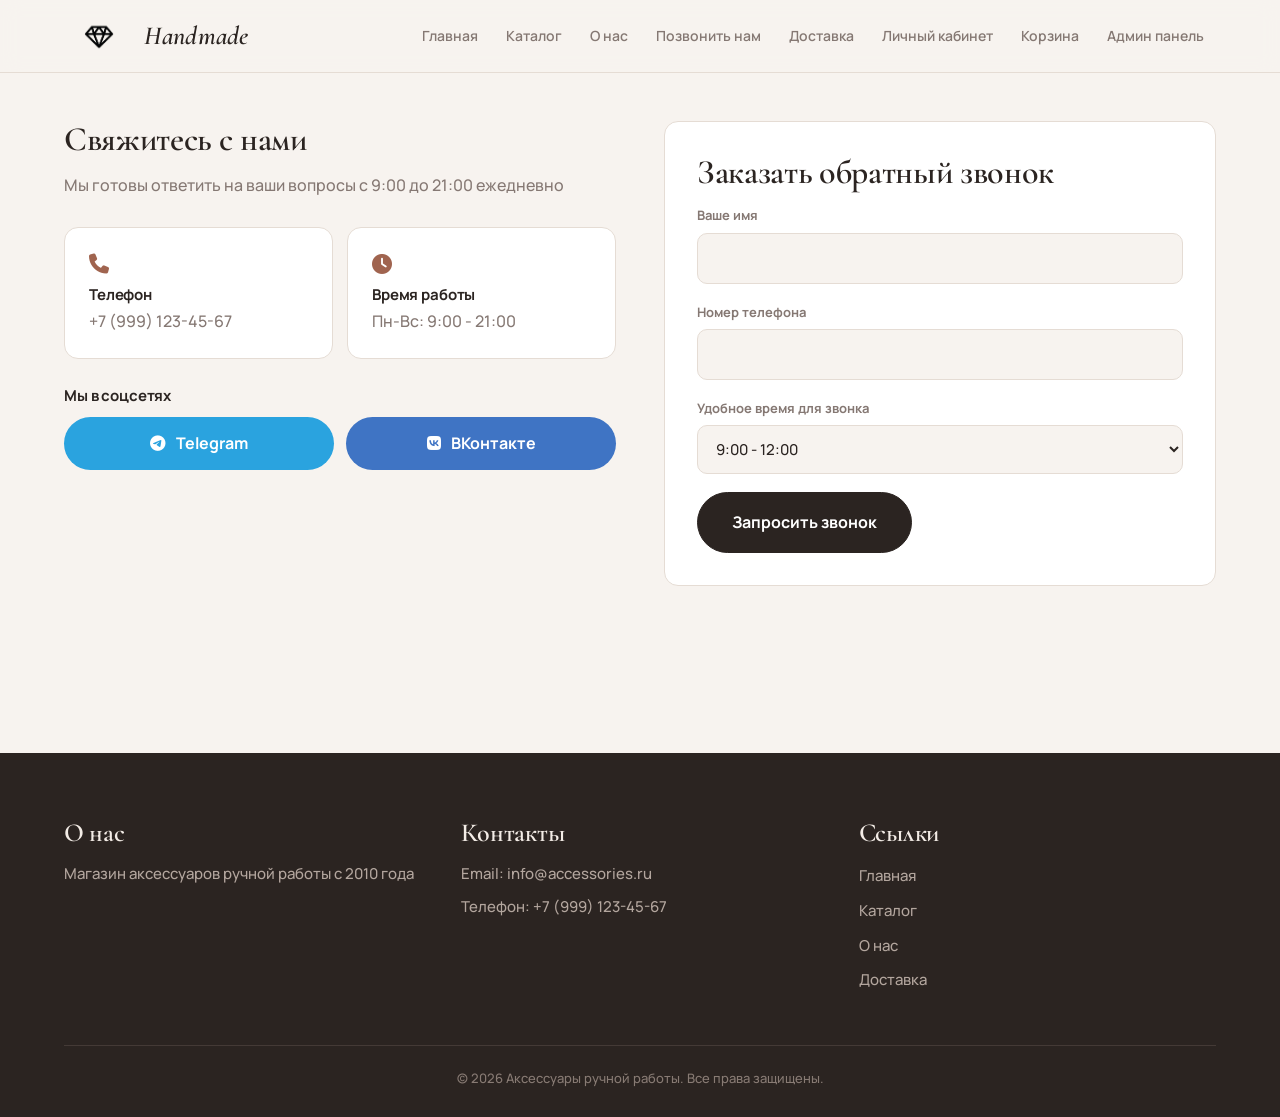
<file: call.html>
<!DOCTYPE html>
<html lang="ru">
<head>
    <meta charset="UTF-8">
    <meta name="viewport" content="width=device-width, initial-scale=1.0">
    <title>Позвонить нам - Аксессуары ручной работы</title>
    <link rel="preconnect" href="https://fonts.googleapis.com">
    <link rel="preconnect" href="https://fonts.gstatic.com" crossorigin>
    <link href="https://fonts.googleapis.com/css2?family=Cormorant+Garamond:ital,wght@0,500;0,600;1,600&family=Manrope:wght@400;500;600;700;800&display=swap" rel="stylesheet">
    <link rel="stylesheet" href="css/style.css">
    <link rel="stylesheet" href="css/responsive.css">
    <link rel="stylesheet" href="https://cdnjs.cloudflare.com/ajax/libs/font-awesome/6.4.0/css/all.min.css">
</head>
<body>
    <header class="header">
        <div class="container">
            <div class="header-inner">
                <a href="index.html" class="logo">
                    <img src="images/logo.webp" alt="Логотип">
                </a>
                
                <nav class="nav">
                    <ul class="nav-list">
                        <li><a href="index.html">Главная</a></li>
                        <li><a href="catalog.html">Каталог</a></li>
                        <li><a href="about.html">О нас</a></li>
                        <li><a href="call.html">Позвонить нам</a></li>
                        <li><a href="delivery.html">Доставка</a></li>
                        <li><a href="account.html">Личный кабинет</a></li>
                        <li><a href="cart.html">Корзина</a></li>
                        <li><a href="admin.html">Админ панель</a></li>
                    </ul>
                </nav>
                
                <div class="burger-menu">
                    <span></span>
                    <span></span>
                    <span></span>
                </div>
            </div>
        </div>
    </header>

    <div class="mobile-menu">
        <ul class="mobile-nav">
            <li><a href="index.html">Главная</a></li>
            <li><a href="catalog.html">Каталог</a></li>
            <li><a href="about.html">О нас</a></li>
            <li><a href="call.html" class="active">Позвонить нам</a></li>
            <li><a href="delivery.html">Доставка</a></li>
            <li><a href="account.html">Личный кабинет</a></li>
            <li><a href="cart.html">Корзина</a></li>
            <li><a href="admin.html">Админ панель</a></li>
        </ul>
    </div>

    <main class="main">
        <div class="container">            
            <div class="call-container">
                <div class="call-info">
                    <h2>Свяжитесь с нами</h2>
                    <p>Мы готовы ответить на ваши вопросы с 9:00 до 21:00 ежедневно</p>
                    
                    <div class="contact-methods">
                        <div class="contact-method">
                            <i class="fas fa-phone"></i>
                            <h3>Телефон</h3>
                            <p>+7 (999) 123-45-67</p>
                        </div>
                        
                        <div class="contact-method">
                            <i class="fas fa-clock"></i>
                            <h3>Время работы</h3>
                            <p>Пн-Вс: 9:00 - 21:00</p>
                        </div>
                    </div>
                    
                    <div class="social-links">
                        <h3>Мы в соцсетях</h3>
                        <div class="social-buttons">
                            <a href="https://t.me/accessories_shop" class="social-btn telegram" target="_blank">
                                <i class="fab fa-telegram"></i> Telegram
                            </a>
                            <a href="https://vk.com/accessories_shop" class="social-btn vk" target="_blank">
                                <i class="fab fa-vk"></i> ВКонтакте
                            </a>
                        </div>
                    </div>
                </div>
                
                <div class="call-form">
                    <h2>Заказать обратный звонок</h2>
                    <form id="callback-form">
                        <div class="form-group">
                            <label for="name">Ваше имя</label>
                            <input type="text" id="name" required>
                        </div>
                        
                        <div class="form-group">
                            <label for="phone">Номер телефона</label>
                            <input type="tel" id="phone" required>
                        </div>
                        
                        <div class="form-group">
                            <label for="time">Удобное время для звонка</label>
                            <select id="time">
                                <option value="9-12">9:00 - 12:00</option>
                                <option value="12-15">12:00 - 15:00</option>
                                <option value="15-18">15:00 - 18:00</option>
                                <option value="18-21">18:00 - 21:00</option>
                            </select>
                        </div>
                        
                        <button type="submit" class="btn btn-large">Запросить звонок</button>
                    </form>
                </div>
            </div>
            
            <div id="success-message" class="success-message" style="display: none;">
                <i class="fas fa-check-circle"></i>
                <p>Звонок успешно запрошен! Мы перезвоним вам в указанное время.</p>
            </div>
        </div>
    </main>

    <footer class="footer">
        <div class="container">
            <div class="footer-content">
                <div class="footer-section">
                    <h3>О нас</h3>
                    <p>Магазин аксессуаров ручной работы с 2010 года</p>
                </div>
                <div class="footer-section">
                    <h3>Контакты</h3>
                    <p>Email: info@accessories.ru</p>
                    <p>Телефон: +7 (999) 123-45-67</p>
                </div>
                <div class="footer-section">
                    <h3>Ссылки</h3>
                    <ul class="footer-links">
                        <li><a href="index.html">Главная</a></li>
                        <li><a href="catalog.html">Каталог</a></li>
                        <li><a href="about.html">О нас</a></li>
                        <li><a href="delivery.html">Доставка</a></li>
                    </ul>
                </div>
            </div>
            <div class="footer-bottom">
                <p>&copy; 2026 Аксессуары ручной работы. Все права защищены.</p>
            </div>
        </div>
    </footer>

    <script src="js/main.js"></script>
    <script>
        document.getElementById('callback-form').addEventListener('submit', function(e) {
            e.preventDefault();
            document.getElementById('success-message').style.display = 'block';
            this.reset();
            
            setTimeout(() => {
                document.getElementById('success-message').style.display = 'none';
            }, 5000);
        });
    </script>
</body>
</html>
</file>
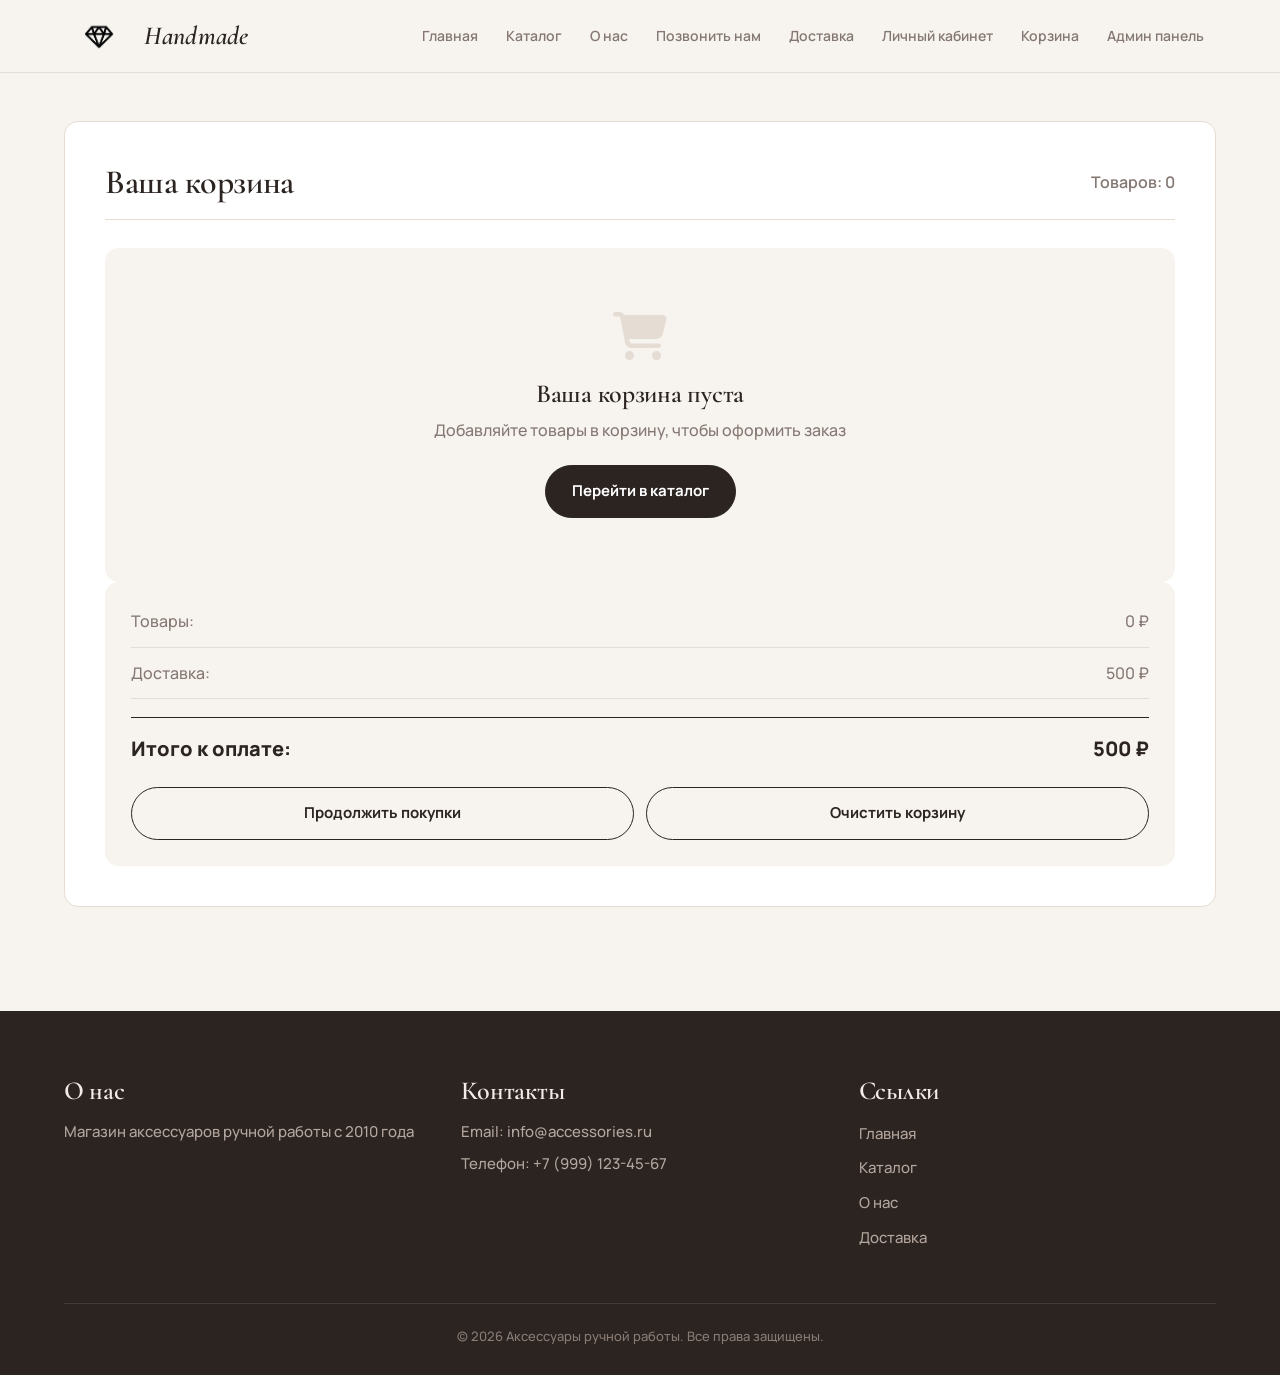
<file: cart.html>
<!DOCTYPE html>
<html lang="ru">
<head>
    <meta charset="UTF-8">
    <meta name="viewport" content="width=device-width, initial-scale=1.0">
    <title>Корзина - Аксессуары ручной работы</title>
    <link rel="preconnect" href="https://fonts.googleapis.com">
    <link rel="preconnect" href="https://fonts.gstatic.com" crossorigin>
    <link href="https://fonts.googleapis.com/css2?family=Cormorant+Garamond:ital,wght@0,500;0,600;1,600&family=Manrope:wght@400;500;600;700;800&display=swap" rel="stylesheet">
    <link rel="stylesheet" href="css/style.css">
    <link rel="stylesheet" href="css/responsive.css">
    <link rel="stylesheet" href="https://cdnjs.cloudflare.com/ajax/libs/font-awesome/6.4.0/css/all.min.css">
</head>
<body>
    <header class="header">
        <div class="container">
            <div class="header-inner">
                <a href="index.html" class="logo">
                    <img src="images/logo.webp" alt="Логотип">
                </a>
                
                <nav class="nav">
                    <ul class="nav-list">
                        <li><a href="index.html">Главная</a></li>
                        <li><a href="catalog.html">Каталог</a></li>
                        <li><a href="about.html">О нас</a></li>
                        <li><a href="call.html">Позвонить нам</a></li>
                        <li><a href="delivery.html">Доставка</a></li>
                        <li><a href="account.html">Личный кабинет</a></li>
                        <li><a href="cart.html">Корзина</a></li>
                        <li><a href="admin.html">Админ панель</a></li>
                    </ul>
                </nav>
                
                <div class="burger-menu">
                    <span></span>
                    <span></span>
                    <span></span>
                </div>
            </div>
        </div>
    </header>

    <div class="mobile-menu">
        <ul class="mobile-nav">
            <li><a href="index.html">Главная</a></li>
            <li><a href="catalog.html">Каталог</a></li>
            <li><a href="about.html">О нас</a></li>
            <li><a href="call.html">Позвонить нам</a></li>
            <li><a href="delivery.html">Доставка</a></li>
            <li><a href="account.html">Личный кабинет</a></li>
            <li><a href="cart.html" class="active">Корзина</a></li>
            <li><a href="admin.html">Админ панель</a></li>
        </ul>
    </div>

    <main class="main">
        <div class="container">            
            <div class="cart-container">
                <div class="cart-header">
                    <h2>Ваша корзина</h2>
                    <p id="cart-count">Товаров: 0</p>
                </div>
                
                <div id="cart-items" class="cart-items">
                    <!-- Товары из корзины будут загружены через JavaScript -->
                </div>
                
                <div id="empty-cart" class="empty-message" style="display: block;">
                    <i class="fas fa-shopping-cart fa-3x"></i>
                    <h3>Ваша корзина пуста</h3>
                    <p>Добавляйте товары в корзину, чтобы оформить заказ</p>
                    <a href="catalog.html" class="btn">Перейти в каталог</a>
                </div>
                
                <div class="cart-summary">
                    <div class="summary-row">
                        <span>Товары:</span>
                        <span id="items-total">0 ₽</span>
                    </div>
                    <div class="summary-row">
                        <span>Доставка:</span>
                        <span id="delivery-cost">500 ₽</span>
                    </div>
                    <div class="summary-row total">
                        <span>Итого к оплате:</span>
                        <span id="total-cost">500 ₽</span>
                    </div>
                    
                    <a id="checkout-btn"></a>
                    
                    <div id="checkout-success" class="success-message" style="display: none;">
                        <i class="fas fa-check-circle"></i>
                        <p>Доставка успешно оформлена! Ваш заказ передан в обработку.</p>
                    </div>
                    
                    <div class="cart-actions">
                        <a href="catalog.html" class="btn btn-secondary">Продолжить покупки</a>
                        <button id="clear-cart" class="btn btn-secondary">Очистить корзину</button>
                    </div>
                </div>
            </div>
        </div>
    </main>

    <footer class="footer">
        <div class="container">
            <div class="footer-content">
                <div class="footer-section">
                    <h3>О нас</h3>
                    <p>Магазин аксессуаров ручной работы с 2010 года</p>
                </div>
                <div class="footer-section">
                    <h3>Контакты</h3>
                    <p>Email: info@accessories.ru</p>
                    <p>Телефон: +7 (999) 123-45-67</p>
                </div>
                <div class="footer-section">
                    <h3>Ссылки</h3>
                    <ul class="footer-links">
                        <li><a href="index.html">Главная</a></li>
                        <li><a href="catalog.html">Каталог</a></li>
                        <li><a href="about.html">О нас</a></li>
                        <li><a href="delivery.html">Доставка</a></li>
                    </ul>
                </div>
            </div>
            <div class="footer-bottom">
                <p>&copy; 2026 Аксессуары ручной работы. Все права защищены.</p>
            </div>
        </div>
    </footer>

    <script src="js/main.js"></script>
    <script>
        document.addEventListener('DOMContentLoaded', function() {
            // Загрузка корзины
            function loadCart() {
                const cartItemsContainer = document.getElementById('cart-items');
                const emptyCartMessage = document.getElementById('empty-cart');
                const cartCountElement = document.getElementById('cart-count');
                const itemsTotalElement = document.getElementById('items-total');
                const totalCostElement = document.getElementById('total-cost');
                const checkoutBtn = document.getElementById('checkout-btn');
                
                const cart = JSON.parse(localStorage.getItem('cart') || '[]');
                
                if (cart.length === 0) {
                    cartItemsContainer.style.display = 'none';
                    emptyCartMessage.style.display = 'block';
                    cartCountElement.textContent = 'Товаров: 0';
                    itemsTotalElement.textContent = '0 ₽';
                    totalCostElement.textContent = '500 ₽';
                    checkoutBtn.disabled = true;
                    return;
                }
                
                cartItemsContainer.style.display = 'block';
                emptyCartMessage.style.display = 'none';
                cartItemsContainer.innerHTML = '';
                
                let itemsTotal = 0;
                let totalQuantity = 0;
                
                cart.forEach(item => {
                    const itemTotal = item.price * item.quantity;
                    itemsTotal += itemTotal;
                    totalQuantity += item.quantity;
                    
                    const cartItem = document.createElement('div');
                    cartItem.className = 'cart-item';
                    cartItem.innerHTML = `
                        <div class="cart-item-image">
                            <img src="${item.image}" alt="${item.name}" onerror="this.src='images/product1.webp'">
                        </div>
                        <div class="cart-item-details">
                            <h3>${item.name}</h3>
                            <p class="price">${item.price} ₽</p>
                        </div>
                        <div class="cart-item-quantity">
                            <button class="quantity-btn minus" data-id="${item.id}">-</button>
                            <span class="quantity">${item.quantity}</span>
                            <button class="quantity-btn plus" data-id="${item.id}">+</button>
                        </div>
                        <div class="cart-item-total">
                            <span>${itemTotal} ₽</span>
                        </div>
                        <div class="cart-item-remove">
                            <button class="remove-btn" data-id="${item.id}">
                                <i class="fas fa-trash"></i>
                            </button>
                        </div>
                    `;
                    cartItemsContainer.appendChild(cartItem);
                });
                
                const deliveryCost = 500;
                const totalCost = itemsTotal + deliveryCost;
                
                cartCountElement.textContent = `Товаров: ${totalQuantity}`;
                itemsTotalElement.textContent = `${itemsTotal} ₽`;
                totalCostElement.textContent = `${totalCost} ₽`;
                checkoutBtn.disabled = false;
            }
            
            // Изменение количества товаров
            document.addEventListener('click', function(e) {
                const cart = JSON.parse(localStorage.getItem('cart') || '[]');
                
                if (e.target.classList.contains('plus') || e.target.parentElement.classList.contains('plus')) {
                    const button = e.target.classList.contains('plus') ? e.target : e.target.parentElement;
                    const productId = parseInt(button.getAttribute('data-id'));
                    
                    const itemIndex = cart.findIndex(item => item.id === productId);
                    if (itemIndex !== -1) {
                        cart[itemIndex].quantity++;
                        localStorage.setItem('cart', JSON.stringify(cart));
                        loadCart();
                    }
                }
                
                if (e.target.classList.contains('minus') || e.target.parentElement.classList.contains('minus')) {
                    const button = e.target.classList.contains('minus') ? e.target : e.target.parentElement;
                    const productId = parseInt(button.getAttribute('data-id'));
                    
                    const itemIndex = cart.findIndex(item => item.id === productId);
                    if (itemIndex !== -1 && cart[itemIndex].quantity > 1) {
                        cart[itemIndex].quantity--;
                        localStorage.setItem('cart', JSON.stringify(cart));
                        loadCart();
                    }
                }
                
                if (e.target.classList.contains('remove-btn') || e.target.parentElement.classList.contains('remove-btn')) {
                    const button = e.target.classList.contains('remove-btn') ? e.target : e.target.parentElement;
                    const productId = parseInt(button.getAttribute('data-id'));
                    
                    const updatedCart = cart.filter(item => item.id !== productId);
                    localStorage.setItem('cart', JSON.stringify(updatedCart));
                    loadCart();
                }
            });
            
            // Очистка корзины
            document.getElementById('clear-cart').addEventListener('click', function() {
                if (confirm('Вы уверены, что хотите очистить корзину?')) {
                    localStorage.removeItem('cart');
                    loadCart();
                }
            });
            
            // Оформление доставки
            document.getElementById('checkout-btn').addEventListener('click', function() {
                const cart = JSON.parse(localStorage.getItem('cart') || '[]');
                
                if (cart.length === 0) {
                    alert('Корзина пуста!');
                    return;
                }
                
                // Создаем заказ
                const order = {
                    id: Date.now(),
                    date: new Date().toLocaleString('ru-RU'),
                    items: [...cart],
                    total: calculateTotal(),
                    status: 'pending'
                };
                
                // Сохраняем заказ в историю
                let orders = JSON.parse(localStorage.getItem('orders') || '[]');
                orders.push(order);
                localStorage.setItem('orders', JSON.stringify(orders));
                
                // Очищаем корзину
                localStorage.removeItem('cart');
                
                // Показываем сообщение об успехе
                document.getElementById('checkout-success').style.display = 'flex';
                
                // Обновляем отображение корзины
                loadCart();
                
                // Скрываем сообщение через 5 секунд
                setTimeout(() => {
                    document.getElementById('checkout-success').style.display = 'none';
                }, 5000);
            });
            
            function calculateTotal() {
                const cart = JSON.parse(localStorage.getItem('cart') || '[]');
                const itemsTotal = cart.reduce((total, item) => total + (item.price * item.quantity), 0);
                return itemsTotal + 500; // + доставка
            }
            
            // Загружаем корзину при загрузке страницы
            loadCart();
        });
    </script>
</body>
</html>
</file>
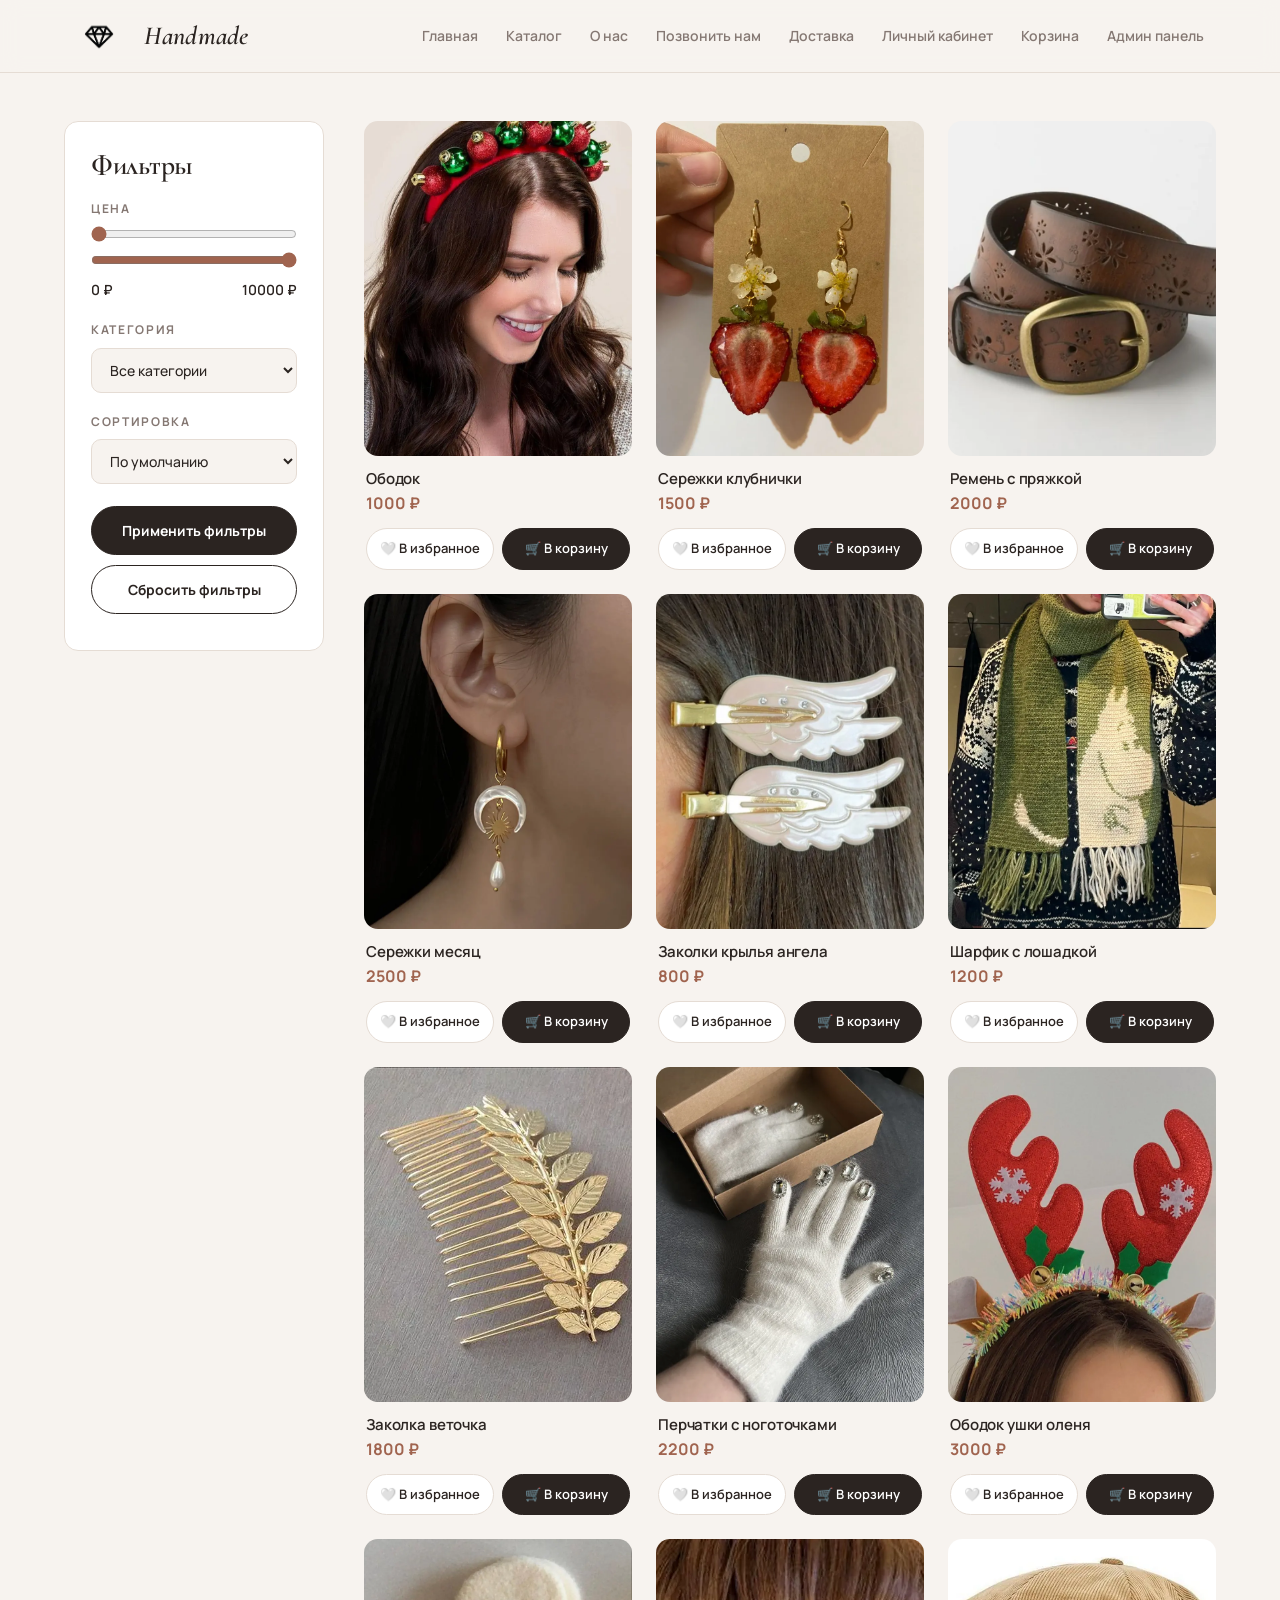
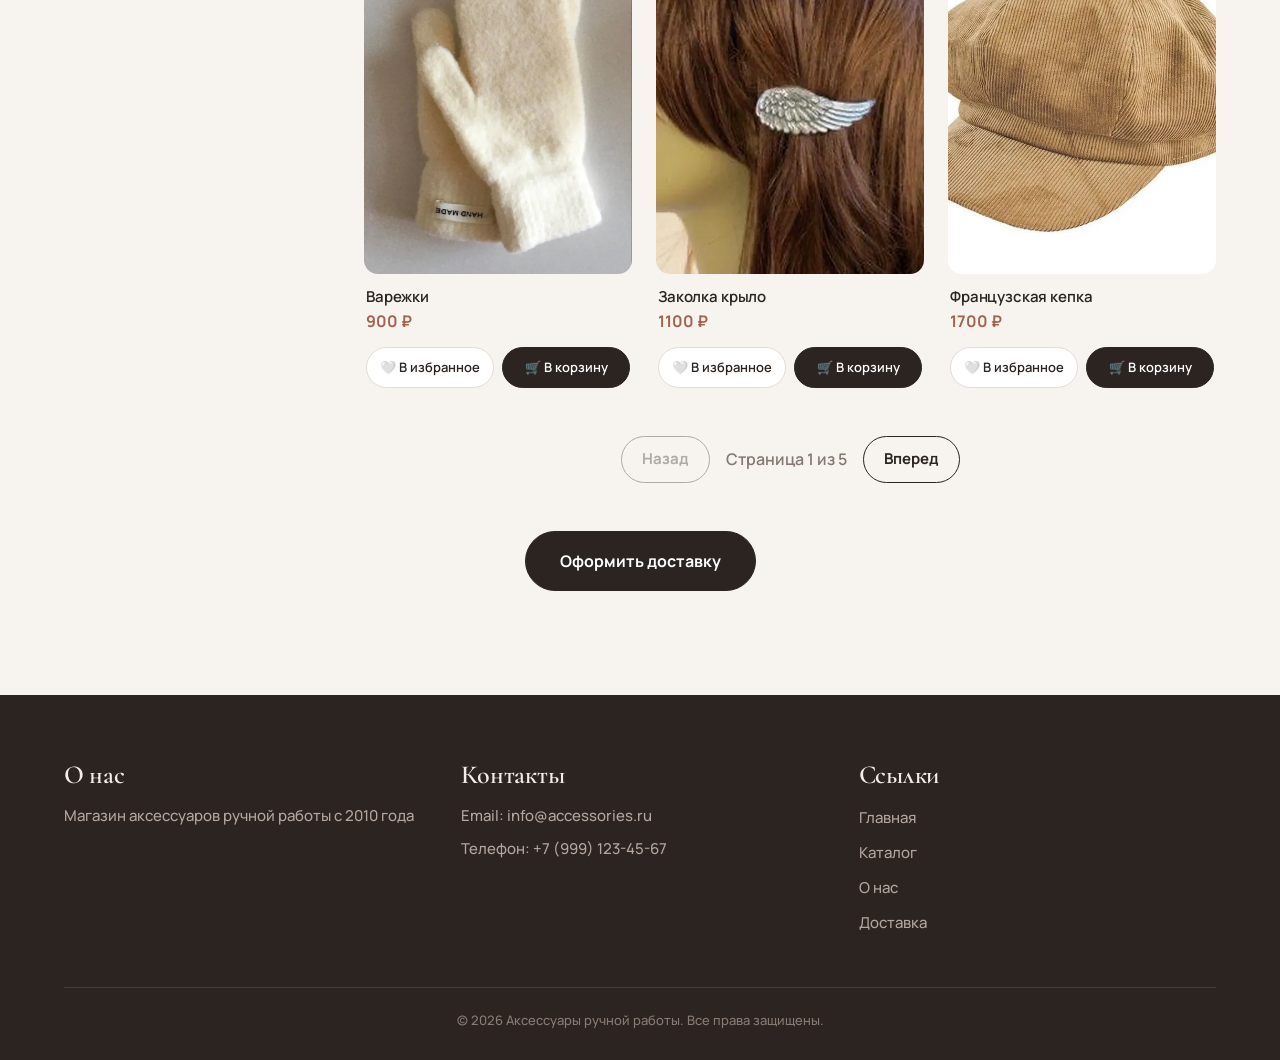
<file: catalog.html>
<!DOCTYPE html>
<html lang="ru">
<head>
    <meta charset="UTF-8">
    <meta name="viewport" content="width=device-width, initial-scale=1.0">
    <title>Каталог - Аксессуары ручной работы</title>
    <link rel="preconnect" href="https://fonts.googleapis.com">
    <link rel="preconnect" href="https://fonts.gstatic.com" crossorigin>
    <link href="https://fonts.googleapis.com/css2?family=Cormorant+Garamond:ital,wght@0,500;0,600;1,600&family=Manrope:wght@400;500;600;700;800&display=swap" rel="stylesheet">
    <link rel="stylesheet" href="css/style.css">
    <link rel="stylesheet" href="css/responsive.css">
    <link rel="stylesheet" href="https://cdnjs.cloudflare.com/ajax/libs/font-awesome/6.4.0/css/all.min.css">
</head>
<body>
    <!-- Хэдер (такой же как на главной) -->
    <header class="header">
        <div class="container">
            <div class="header-inner">
                <a href="index.html" class="logo">
                    <img src="images/logo.webp" alt="Логотип">
                </a>
                
                <nav class="nav">
                    <ul class="nav-list">
                        <li><a href="index.html">Главная</a></li>
                        <li><a href="catalog.html">Каталог</a></li>
                        <li><a href="about.html">О нас</a></li>
                        <li><a href="call.html">Позвонить нам</a></li>
                        <li><a href="delivery.html">Доставка</a></li>
                        <li><a href="account.html">Личный кабинет</a></li>
                        <li><a href="cart.html">Корзина</a></li>
                        <li><a href="admin.html">Админ панель</a></li>
                    </ul>
                </nav>
                
                <div class="burger-menu">
                    <span></span>
                    <span></span>
                    <span></span>
                </div>
            </div>
        </div>
    </header>

    <div class="mobile-menu">
        <ul class="mobile-nav">
            <li><a href="index.html">Главная</a></li>
            <li><a href="catalog.html" class="active">Каталог</a></li>
            <li><a href="about.html">О нас</a></li>
            <li><a href="call.html">Позвонить нам</a></li>
            <li><a href="delivery.html">Доставка</a></li>
            <li><a href="account.html">Личный кабинет</a></li>
            <li><a href="cart.html">Корзина</a></li>
            <li><a href="admin.html">Админ панель</a></li>
        </ul>
    </div>

    <main class="main">
        <div class="container">            
            <div class="catalog-container">
                <!-- Фильтры -->
                <aside class="filters">
                    <h3>Фильтры</h3>
                    <div class="filter-group">
                        <h4>Цена</h4>
                        <div class="price-range">
                            <input type="range" id="price-min" min="0" max="10000" value="0">
                            <input type="range" id="price-max" min="0" max="10000" value="10000">
                            <div class="price-values">
                                <span id="min-price-value">0 ₽</span>
                                <span id="max-price-value">10000 ₽</span>
                            </div>
                        </div>
                    </div>
                    
                    <div class="filter-group">
                        <h4>Категория</h4>
                        <select id="category-filter">
                            <option value="all">Все категории</option>
                            <option value="premium">Для волос</option>
                            <option value="classic">Для одежды</option>
                            <option value="modern">Бижутерия</option>
                            <option value="exclusive">Прочее</option>
                        </select>
                    </div>
                    
                    <div class="filter-group">
                        <h4>Сортировка</h4>
                        <select id="sort-by">
                            <option value="default">По умолчанию</option>
                            <option value="price-asc">Цена: по возрастанию</option>
                            <option value="price-desc">Цена: по убыванию</option>
                            <option value="name-asc">Название: А-Я</option>
                            <option value="name-desc">Название: Я-А</option>
                        </select>
                    </div>
                    
                    <button id="apply-filters" class="btn">Применить фильтры</button>
                    <button id="reset-filters" class="btn btn-secondary">Сбросить фильтры</button>
                </aside>
                
                <!-- Сетка товаров -->
                <section class="products-section">
                    <div class="products-grid" id="products-container">
                        <!-- Товары будут загружены через JavaScript -->
                    </div>
                    
                    <div class="pagination">
                        <button id="prev-page" class="btn btn-secondary">Назад</button>
                        <span id="page-info">Страница 1 из 10</span>
                        <button id="next-page" class="btn btn-secondary">Вперед</button>
                    </div>
                </section>
            </div>
            
            <div class="delivery-link">
                <a href="delivery.html" class="btn btn-large">Оформить доставку</a>
            </div>
        </div>
    </main>

    <!-- Футер (такой же как на главной) -->
    <footer class="footer">
        <div class="container">
            <div class="footer-content">
                <div class="footer-section">
                    <h3>О нас</h3>
                    <p>Магазин аксессуаров ручной работы с 2010 года</p>
                </div>
                <div class="footer-section">
                    <h3>Контакты</h3>
                    <p>Email: info@accessories.ru</p>
                    <p>Телефон: +7 (999) 123-45-67</p>
                </div>
                <div class="footer-section">
                    <h3>Ссылки</h3>
                    <ul class="footer-links">
                        <li><a href="index.html">Главная</a></li>
                        <li><a href="catalog.html">Каталог</a></li>
                        <li><a href="about.html">О нас</a></li>
                        <li><a href="delivery.html">Доставка</a></li>
                    </ul>
                </div>
            </div>
            <div class="footer-bottom">
                <p>&copy; 2026 Аксессуары ручной работы. Все права защищены.</p>
            </div>
        </div>
    </footer>

    <script src="js/main.js"></script>
    <script src="js/catalog.js"></script>
</body>
</html>
</file>
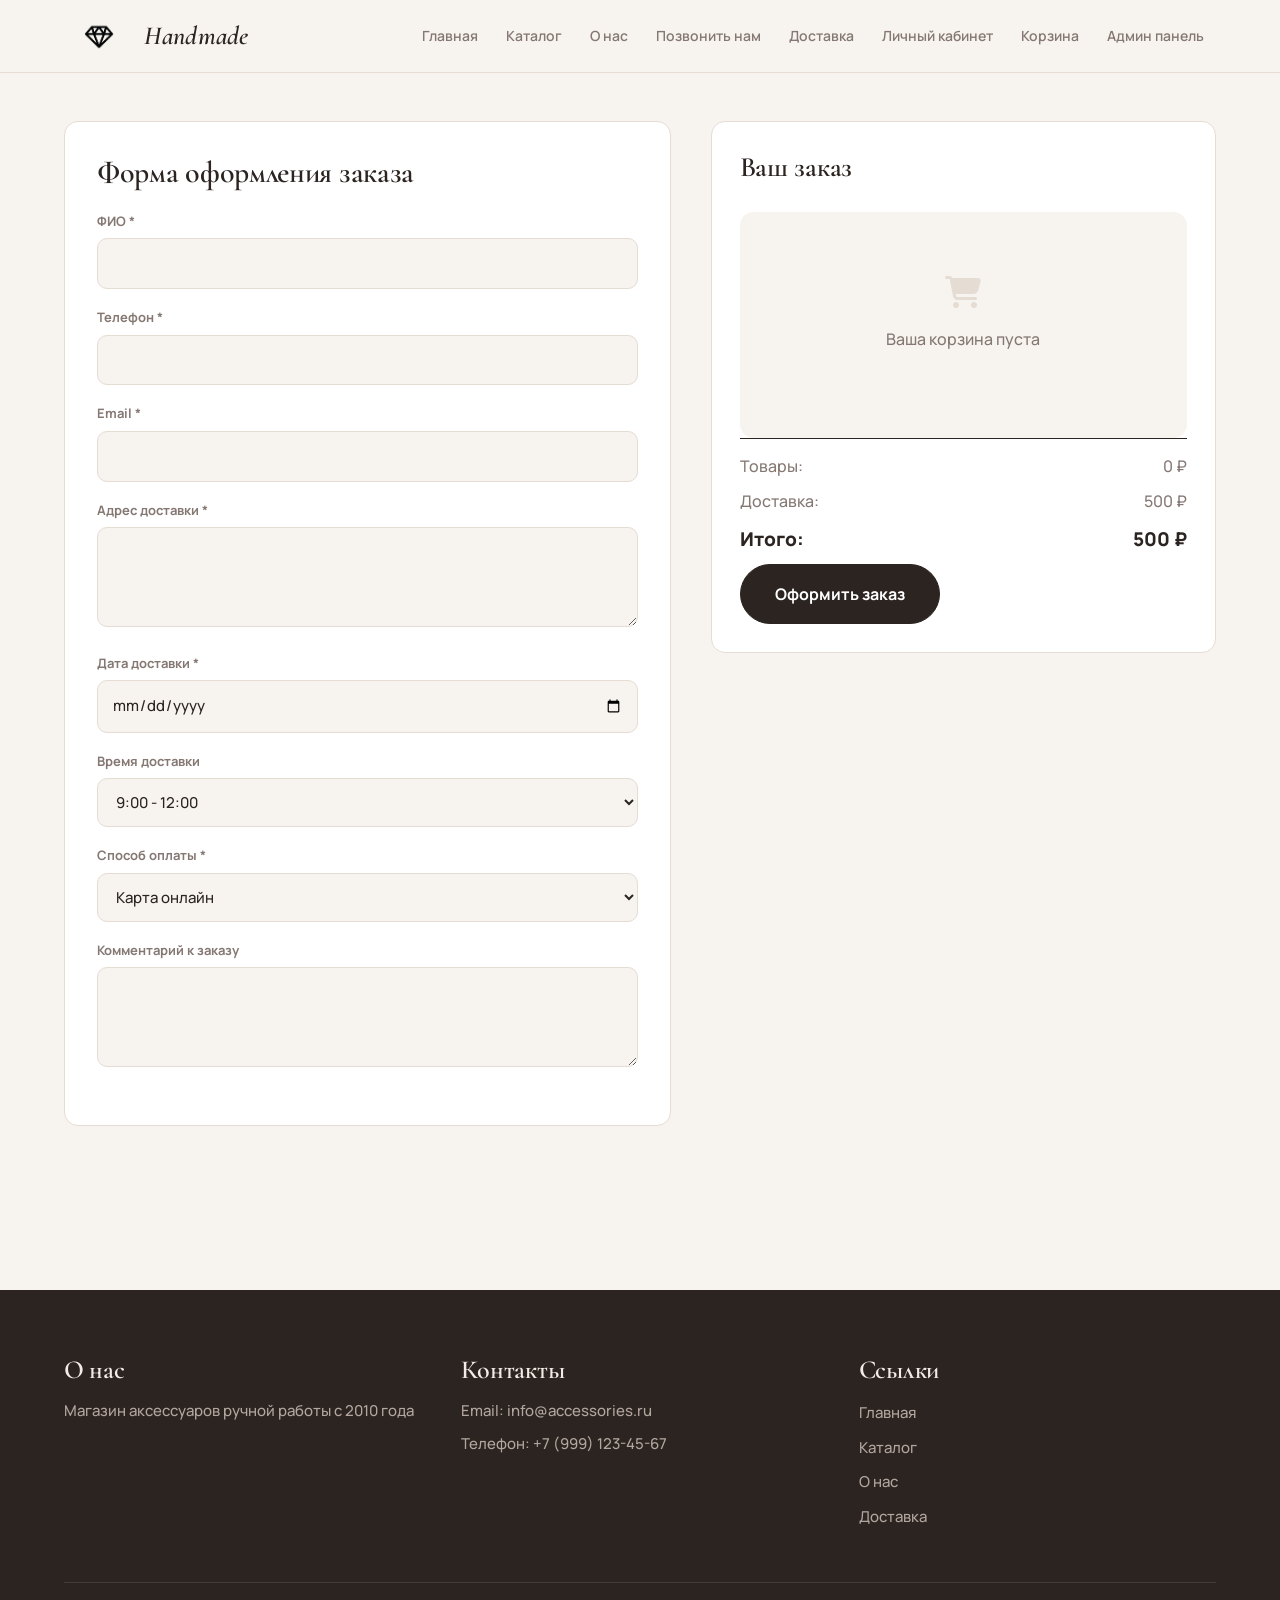
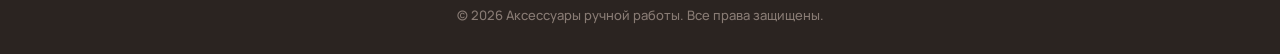
<file: delivery.html>
<!DOCTYPE html>
<html lang="ru">
<head>
    <meta charset="UTF-8">
    <meta name="viewport" content="width=device-width, initial-scale=1.0">
    <title>Доставка - Аксессуары ручной работы</title>
    <link rel="preconnect" href="https://fonts.googleapis.com">
    <link rel="preconnect" href="https://fonts.gstatic.com" crossorigin>
    <link href="https://fonts.googleapis.com/css2?family=Cormorant+Garamond:ital,wght@0,500;0,600;1,600&family=Manrope:wght@400;500;600;700;800&display=swap" rel="stylesheet">
    <link rel="stylesheet" href="css/style.css">
    <link rel="stylesheet" href="css/responsive.css">
    <link rel="stylesheet" href="https://cdnjs.cloudflare.com/ajax/libs/font-awesome/6.4.0/css/all.min.css">
</head>
<body>
    <header class="header">
        <div class="container">
            <div class="header-inner">
                <a href="index.html" class="logo">
                    <img src="images/logo.webp" alt="Логотип">
                </a>
                
                <nav class="nav">
                    <ul class="nav-list">
                        <li><a href="index.html">Главная</a></li>
                        <li><a href="catalog.html">Каталог</a></li>
                        <li><a href="about.html">О нас</a></li>
                        <li><a href="call.html">Позвонить нам</a></li>
                        <li><a href="delivery.html">Доставка</a></li>
                        <li><a href="account.html">Личный кабинет</a></li>
                        <li><a href="cart.html">Корзина</a></li>
                        <li><a href="admin.html">Админ панель</a></li>
                    </ul>
                </nav>
                
                <div class="burger-menu">
                    <span></span>
                    <span></span>
                    <span></span>
                </div>
            </div>
        </div>
    </header>

    <div class="mobile-menu">
        <ul class="mobile-nav">
            <li><a href="index.html">Главная</a></li>
            <li><a href="catalog.html">Каталог</a></li>
            <li><a href="about.html">О нас</a></li>
            <li><a href="call.html">Позвонить нам</a></li>
            <li><a href="delivery.html" class="active">Доставка</a></li>
            <li><a href="account.html">Личный кабинет</a></li>
            <li><a href="cart.html">Корзина</a></li>
            <li><a href="admin.html">Админ панель</a></li>
        </ul>
    </div>

    <main class="main">
        <div class="container">            
            <div class="delivery-container">
                <div class="delivery-form">
                    <h2>Форма оформления заказа</h2>
                    <form id="order-form">
                        <div class="form-group">
                            <label for="delivery-name">ФИО *</label>
                            <input type="text" id="delivery-name" required>
                        </div>
                        
                        <div class="form-group">
                            <label for="delivery-phone">Телефон *</label>
                            <input type="tel" id="delivery-phone" required>
                        </div>
                        
                        <div class="form-group">
                            <label for="delivery-email">Email *</label>
                            <input type="email" id="delivery-email" required>
                        </div>
                        
                        <div class="form-group">
                            <label for="delivery-address">Адрес доставки *</label>
                            <textarea id="delivery-address" rows="3" required></textarea>
                        </div>
                        
                        <div class="form-group">
                            <label for="delivery-date">Дата доставки *</label>
                            <input type="date" id="delivery-date" required>
                        </div>
                        
                        <div class="form-group">
                            <label for="delivery-time">Время доставки</label>
                            <select id="delivery-time">
                                <option value="9-12">9:00 - 12:00</option>
                                <option value="12-15">12:00 - 15:00</option>
                                <option value="15-18">15:00 - 18:00</option>
                                <option value="18-21">18:00 - 21:00</option>
                            </select>
                        </div>
                        
                        <div class="form-group">
                            <label for="payment-method">Способ оплаты *</label>
                            <select id="payment-method" required>
                                <option value="card">Карта онлайн</option>
                                <option value="cash">Наличными при получении</option>
                                <option value="transfer">Банковский перевод</option>
                            </select>
                        </div>
                        
                        <div class="form-group">
                            <label for="comments">Комментарий к заказу</label>
                            <textarea id="comments" rows="3"></textarea>
                        </div>
                    </form>
                </div>
                
                <div class="order-summary">
                    <h2>Ваш заказ</h2>
                    <div id="order-items">
                        <!-- Товары из корзины будут загружены через JavaScript -->
                    </div>
                    
                    <div id="empty-order" class="empty-message" style="display: none;">
                        <i class="fas fa-shopping-cart fa-2x"></i>
                        <p>Ваша корзина пуста</p>
                    </div>
                    
                    <div class="order-total">
                        <div class="total-row">
                            <span>Товары:</span>
                            <span id="subtotal">0 ₽</span>
                        </div>
                        <div class="total-row">
                            <span>Доставка:</span>
                            <span id="delivery-cost">500 ₽</span>
                        </div>
                        <div class="total-row total">
                            <span>Итого:</span>
                            <span id="total-cost">500 ₽</span>
                        </div>
                    </div>
                    
                    <button id="place-order" class="btn btn-large">Оформить заказ</button>
                </div>
            </div>
            
            <div id="order-success" class="success-message" style="display: none;">
                <i class="fas fa-check-circle"></i>
                <p>Заказ успешно оформлен! Номер вашего заказа: <strong id="order-number"></strong></p>
            </div>
        </div>
    </main>

    <footer class="footer">
        <div class="container">
            <div class="footer-content">
                <div class="footer-section">
                    <h3>О нас</h3>
                    <p>Магазин аксессуаров ручной работы с 2010 года</p>
                </div>
                <div class="footer-section">
                    <h3>Контакты</h3>
                    <p>Email: info@accessories.ru</p>
                    <p>Телефон: +7 (999) 123-45-67</p>
                </div>
                <div class="footer-section">
                    <h3>Ссылки</h3>
                    <ul class="footer-links">
                        <li><a href="index.html">Главная</a></li>
                        <li><a href="catalog.html">Каталог</a></li>
                        <li><a href="about.html">О нас</a></li>
                        <li><a href="delivery.html">Доставка</a></li>
                    </ul>
                </div>
            </div>
            <div class="footer-bottom">
                <p>&copy; 2026 Аксессуары ручной работы. Все права защищены.</p>
            </div>
        </div>
    </footer>

    <script src="js/main.js"></script>
    <script>
        document.addEventListener('DOMContentLoaded', function() {
            // Загрузка товаров из корзины
            function loadOrderItems() {
                const orderItemsContainer = document.getElementById('order-items');
                const emptyOrderMessage = document.getElementById('empty-order');
                const subtotalElement = document.getElementById('subtotal');
                const totalCostElement = document.getElementById('total-cost');
                const placeOrderBtn = document.getElementById('place-order');
                
                const cart = JSON.parse(localStorage.getItem('cart') || '[]');
                
                if (cart.length === 0) {
                    orderItemsContainer.style.display = 'none';
                    emptyOrderMessage.style.display = 'block';
                    subtotalElement.textContent = '0 ₽';
                    totalCostElement.textContent = '500 ₽';
                    placeOrderBtn.disabled = true;
                    return;
                }
                
                orderItemsContainer.style.display = 'block';
                emptyOrderMessage.style.display = 'none';
                orderItemsContainer.innerHTML = '';
                
                let subtotal = 0;
                
                cart.forEach(item => {
                    const itemTotal = item.price * item.quantity;
                    subtotal += itemTotal;
                    
                    const itemElement = document.createElement('div');
                    itemElement.className = 'order-item';
                    itemElement.innerHTML = `
                        <span>${item.name} × ${item.quantity}</span>
                        <span>${itemTotal} ₽</span>
                    `;
                    orderItemsContainer.appendChild(itemElement);
                });
                
                const deliveryCost = 500;
                const total = subtotal + deliveryCost;
                
                subtotalElement.textContent = subtotal + ' ₽';
                totalCostElement.textContent = total + ' ₽';
                placeOrderBtn.disabled = false;
            }
            
            // Оформление заказа
            document.getElementById('place-order').addEventListener('click', function() {
                const cart = JSON.parse(localStorage.getItem('cart') || '[]');
                
                if (cart.length === 0) {
                    alert('Корзина пуста!');
                    return;
                }
                
                // Проверяем заполнение обязательных полей
                const requiredFields = ['delivery-name', 'delivery-phone', 'delivery-email', 'delivery-address', 'delivery-date'];
                let isValid = true;
                
                requiredFields.forEach(fieldId => {
                    const field = document.getElementById(fieldId);
                    if (!field.value.trim()) {
                        field.style.borderColor = 'red';
                        isValid = false;
                    } else {
                        field.style.borderColor = '#ddd';
                    }
                });
                
                if (!isValid) {
                    alert('Пожалуйста, заполните все обязательные поля (отмечены *)');
                    return;
                }
                
                // Создаем заказ
                const order = {
                    id: Date.now(),
                    date: new Date().toLocaleString('ru-RU'),
                    customer: {
                        name: document.getElementById('delivery-name').value,
                        phone: document.getElementById('delivery-phone').value,
                        email: document.getElementById('delivery-email').value,
                        address: document.getElementById('delivery-address').value,
                        deliveryDate: document.getElementById('delivery-date').value,
                        deliveryTime: document.getElementById('delivery-time').value,
                        paymentMethod: document.getElementById('payment-method').value,
                        comments: document.getElementById('comments').value
                    },
                    items: [...cart],
                    subtotal: calculateSubtotal(),
                    delivery: 500,
                    total: calculateSubtotal() + 500,
                    status: 'pending'
                };
                
                // Сохраняем заказ в историю
                let orders = JSON.parse(localStorage.getItem('orders') || '[]');
                orders.push(order);
                localStorage.setItem('orders', JSON.stringify(orders));
                
                // Очищаем корзину
                localStorage.removeItem('cart');
                
                // Показываем сообщение об успехе
                document.getElementById('order-number').textContent = '#' + order.id;
                document.getElementById('order-success').style.display = 'flex';
                
                // Очищаем форму
                document.getElementById('order-form').reset();
                
                // Обновляем отображение заказа
                loadOrderItems();
                
                // Скрываем сообщение через 5 секунд
                setTimeout(() => {
                    document.getElementById('order-success').style.display = 'none';
                }, 5000);
            });
            
            function calculateSubtotal() {
                const cart = JSON.parse(localStorage.getItem('cart') || '[]');
                return cart.reduce((total, item) => total + (item.price * item.quantity), 0);
            }
            
            // Устанавливаем минимальную дату доставки (завтра)
            const tomorrow = new Date();
            tomorrow.setDate(tomorrow.getDate() + 1);
            const minDate = tomorrow.toISOString().split('T')[0];
            document.getElementById('delivery-date').min = minDate;
            
            // Загружаем данные пользователя если есть
            const userData = JSON.parse(localStorage.getItem('user') || '{}');
            if (userData.name) {
                document.getElementById('delivery-name').value = userData.name;
                document.getElementById('delivery-email').value = userData.email;
                document.getElementById('delivery-phone').value = userData.phone || '';
                document.getElementById('delivery-address').value = userData.address || '';
            }
            
            // Загружаем корзину при загрузке страницы
            loadOrderItems();
        });
    </script>
</body>
</html>
</file>
<file: css/style.css>
/* ============================================================
   Аксессуары ручной работы — светлый «бутиковый» стиль
   ============================================================ */
:root {
    --bg: #f7f3ef;
    --bg-2: #efe8e1;
    --surface: #ffffff;
    --text: #2b2421;
    --muted: #857873;
    --line: #e5dcd4;
    --accent: #a0644f;
    --accent-dark: #7f4c3b;
    --ok: #4f7a5a;
    --danger: #b54a4a;
    --radius: 14px;
    --shadow: 0 1px 2px rgba(43, 36, 33, .04), 0 8px 24px -12px rgba(43, 36, 33, .12);
    --f-serif: "Cormorant Garamond", Georgia, serif;
    --f-sans: "Manrope", system-ui, -apple-system, "Segoe UI", sans-serif;
}

* { margin: 0; padding: 0; box-sizing: border-box; }
html { scroll-behavior: smooth; }
body {
    font: 500 16px/1.65 var(--f-sans);
    color: var(--text);
    background: var(--bg);
    -webkit-font-smoothing: antialiased;
    font-variant-numeric: lining-nums;
}
img { max-width: 100%; display: block; }
a { color: inherit; }
::selection { background: var(--accent); color: #fff; }
h1, h2, h3, h4 { font-weight: 700; line-height: 1.2; letter-spacing: -.01em; }
button, input, select, textarea { font: inherit; color: inherit; }

.container { max-width: 1200px; margin: 0 auto; padding: 0 24px; }

/* ---------- Шапка ---------- */
.header {
    position: sticky; top: 0; z-index: 1000;
    background: rgba(247, 243, 239, .92);
    backdrop-filter: blur(10px);
    border-bottom: 1px solid var(--line);
}
.header-inner { display: flex; justify-content: space-between; align-items: center; height: 72px; }
.logo { display: flex; align-items: center; gap: 10px; text-decoration: none; }
.logo img { height: 30px; width: auto; filter: invert(1) brightness(.25); }
.logo::after { content: "Handmade"; font: 600 26px/1 var(--f-serif); font-style: italic; letter-spacing: .01em; }

.nav-list { display: flex; list-style: none; gap: 4px; }
.nav-list a {
    display: block; padding: 8px 12px; border-radius: 999px;
    text-decoration: none; color: var(--muted); font-size: 14px; font-weight: 600;
    transition: color .2s, background .2s;
}
.nav-list a:hover { color: var(--text); }
.nav-list a.active { color: var(--text); background: var(--bg-2); }

.burger-menu { display: none; flex-direction: column; justify-content: center; gap: 5px; width: 40px; height: 40px; cursor: pointer; position: relative; z-index: 1001; }
.burger-menu span { width: 22px; height: 2px; margin: 0 auto; background: var(--text); border-radius: 2px; transition: transform .3s, opacity .3s; }

/* Мобильное меню */
.mobile-menu {
    position: fixed; inset: 0; z-index: 999;
    background: var(--bg); padding-top: 96px;
    opacity: 0; visibility: hidden; transform: translateY(-12px);
    transition: opacity .3s, transform .3s, visibility .3s;
}
.mobile-menu.active { opacity: 1; visibility: visible; transform: none; }
.mobile-nav { list-style: none; text-align: center; }
.mobile-nav a { display: block; padding: 12px 20px; text-decoration: none; font: 600 30px var(--f-serif); color: var(--text); }
.mobile-nav a.active { color: var(--accent); }

/* ---------- Общее ---------- */
.main { min-height: calc(100vh - 300px); padding: 48px 0 24px; }
.page-title { font: 600 clamp(36px, 5vw, 56px)/1.1 var(--f-serif); text-align: center; margin-bottom: 40px; }

.btn {
    display: inline-flex; align-items: center; justify-content: center; gap: 8px;
    padding: 13px 26px; border: 1px solid var(--text); border-radius: 999px;
    background: var(--text); color: #fff; text-decoration: none; cursor: pointer;
    font-size: 15px; font-weight: 700; text-align: center;
    transition: background .2s, border-color .2s, color .2s, transform .2s;
}
.btn:hover { background: var(--accent); border-color: var(--accent); transform: translateY(-1px); }
.btn-secondary { background: transparent; color: var(--text); }
.btn-secondary:hover { background: var(--text); border-color: var(--text); color: #fff; }
.btn-large { padding: 16px 34px; font-size: 16px; }
.btn-light { background: #fff; border-color: #fff; color: var(--text); }
.btn-light:hover { background: var(--accent); border-color: var(--accent); color: #fff; }

.eyebrow { display: inline-block; font-size: 12px; font-weight: 700; letter-spacing: .18em; text-transform: uppercase; color: var(--accent); margin-bottom: 16px; }
.section-head { display: flex; justify-content: space-between; align-items: end; gap: 20px; margin-bottom: 32px; }
.section-head h2 { font: 600 clamp(32px, 4vw, 48px)/1.05 var(--f-serif); }
.section-head a { color: var(--muted); font-weight: 600; font-size: 15px; text-decoration: none; border-bottom: 1px solid var(--line); }
.section-head a:hover { color: var(--accent); border-color: var(--accent); }

/* Плавное появление */
.reveal { opacity: 0; transform: translateY(24px); transition: opacity .7s ease, transform .7s cubic-bezier(.2, .8, .2, 1); }
.reveal.in { opacity: 1; transform: none; }

/* ---------- Главная ---------- */
.main:has(.hero-banner) { padding-top: 0; }
.hero-banner { display: grid; grid-template-columns: 1fr 1.1fr; gap: 56px; align-items: center; min-height: calc(100vh - 72px); padding: 40px 0 64px; }
.hero-content h1 { font: 600 clamp(48px, 6.4vw, 92px)/.98 var(--f-serif); letter-spacing: -.02em; margin-bottom: 24px; }
.hero-content h1 em { color: var(--accent); }
.hero-content p { font-size: 18px; color: var(--muted); max-width: 440px; margin-bottom: 36px; }
.hero-actions { display: flex; gap: 12px; flex-wrap: wrap; }
.hero-meta { display: flex; gap: 36px; margin-top: 48px; padding-top: 28px; border-top: 1px solid var(--line); }
.hero-meta b { display: block; font: 600 34px/1 var(--f-serif); }
.hero-meta span { font-size: 13px; color: var(--muted); }
.hero-background { position: relative; height: min(78vh, 680px); border-radius: 220px 220px var(--radius) var(--radius); overflow: hidden; }
.hero-background img { width: 100%; height: 100%; object-fit: cover; animation: heroZoom 1.6s cubic-bezier(.2, .8, .2, 1) both; }
.hero-badge { position: absolute; left: 20px; bottom: 20px; display: flex; align-items: center; gap: 12px; padding: 12px 18px 12px 12px; background: rgba(255, 255, 255, .92); border-radius: 999px; font-size: 14px; font-weight: 600; }
.hero-badge i { width: 36px; height: 36px; display: grid; place-items: center; border-radius: 50%; background: var(--accent); color: #fff; font-size: 14px; }
@keyframes heroZoom { from { transform: scale(1.08); opacity: 0; } to { transform: none; opacity: 1; } }
.hero-content > * { animation: fadeInUp .9s cubic-bezier(.2, .8, .2, 1) both; }
.hero-content > *:nth-child(2) { animation-delay: .1s; }
.hero-content > *:nth-child(3) { animation-delay: .2s; }
.hero-content > *:nth-child(4) { animation-delay: .3s; }
.hero-content > *:nth-child(5) { animation-delay: .4s; }
@keyframes fadeInUp { from { opacity: 0; transform: translateY(24px); } to { opacity: 1; transform: none; } }

/* Преимущества */
.features { display: grid; grid-template-columns: repeat(4, 1fr); border-block: 1px solid var(--line); margin-bottom: 96px; }
.feature { padding: 28px 24px; border-left: 1px solid var(--line); }
.feature:first-child { border-left: 0; padding-left: 0; }
.feature i { font-size: 20px; color: var(--accent); margin-bottom: 14px; }
.feature h3 { font-size: 16px; margin-bottom: 4px; }
.feature p { font-size: 14px; color: var(--muted); }

/* Новинки */
.new-products { margin-bottom: 96px; }
.products-grid { display: grid; grid-template-columns: repeat(auto-fill, minmax(240px, 1fr)); gap: 24px; }
.product-card { position: relative; text-decoration: none; display: block; }
.product-card a { display: block; text-decoration: none; }
.product-card .thumb { position: relative; aspect-ratio: 3 / 4; overflow: hidden; border-radius: var(--radius); background: var(--bg-2); margin-bottom: 14px; }
.product-card img { width: 100%; height: 100%; object-fit: cover; transition: transform .6s cubic-bezier(.2, .8, .2, 1); }
.product-card:hover img { transform: scale(1.05); }
.product-card .tag { position: absolute; top: 14px; left: 14px; padding: 5px 12px; border-radius: 999px; background: #fff; font-size: 12px; font-weight: 700; letter-spacing: .06em; text-transform: uppercase; }
.product-card h3 { font-size: 16px; font-weight: 600; margin-bottom: 2px; }
.product-card .price { font-weight: 700; color: var(--muted); }

/* Блок «О мастерской» */
.story { display: grid; grid-template-columns: 1fr 1fr; gap: 0; background: var(--text); color: #f3ece6; border-radius: 24px; overflow: hidden; margin-bottom: 96px; }
.story img { width: 100%; height: 100%; object-fit: cover; min-height: 420px; }
.story-text { padding: clamp(32px, 5vw, 72px); display: flex; flex-direction: column; justify-content: center; }
.story-text .eyebrow { color: #d9a891; }
.story-text h2 { font: 600 clamp(32px, 4vw, 50px)/1.05 var(--f-serif); margin-bottom: 20px; }
.story-text p { color: #bfb2aa; margin-bottom: 32px; }
.story-text .btn { align-self: flex-start; }

/* ---------- Каталог ---------- */
.catalog-container { display: grid; grid-template-columns: 260px 1fr; gap: 40px; align-items: start; }
.filters { position: sticky; top: 96px; background: var(--surface); padding: 26px; border-radius: var(--radius); border: 1px solid var(--line); }
.filters h3 { font: 600 28px var(--f-serif); margin-bottom: 20px; }
.filter-group { margin-bottom: 22px; }
.filter-group h4 { font-size: 12px; font-weight: 700; letter-spacing: .14em; text-transform: uppercase; color: var(--muted); margin-bottom: 10px; }
.filter-group select, .filter-orders select {
    width: 100%; padding: 11px 14px; border: 1px solid var(--line); border-radius: 10px; background: var(--bg);
    font-size: 14px; cursor: pointer; transition: border-color .2s;
}
.filter-group select:hover, .filter-group select:focus { border-color: var(--accent); outline: none; }
.price-range { display: flex; flex-direction: column; gap: 10px; }
.price-range input[type="range"] { width: 100%; accent-color: var(--accent); }
.price-values { display: flex; justify-content: space-between; font-size: 14px; font-weight: 600; }
#apply-filters, #reset-filters { width: 100%; margin-bottom: 10px; padding: 12px 14px; font-size: 14px; }
#reset-filters { background: transparent; color: var(--text); }
#reset-filters:hover { background: var(--bg-2); border-color: var(--text); }

.products-section { display: flex; flex-direction: column; gap: 32px; }
.products-section .products-grid { grid-template-columns: repeat(auto-fill, minmax(210px, 1fr)); }
.pagination { display: flex; justify-content: center; align-items: center; gap: 16px; margin-top: 16px; color: var(--muted); font-weight: 600; }
.pagination button { padding: 10px 20px; }
.pagination button:disabled { opacity: .35; pointer-events: none; }
.delivery-link { text-align: center; margin-top: 48px; }

.product-card-catalog { background: transparent; transition: transform .3s; }
.product-card-catalog img { width: 100%; aspect-ratio: 4 / 5; height: auto; object-fit: cover; border-radius: var(--radius); background: var(--bg-2); transition: transform .5s cubic-bezier(.2, .8, .2, 1), box-shadow .3s; }
.product-card-catalog:hover img { box-shadow: var(--shadow); transform: translateY(-4px); }
.product-card-catalog .product-info { padding: 14px 2px 0; }
.product-card-catalog h3 { font-size: 15px; font-weight: 600; margin-bottom: 2px; }
.product-card-catalog .price { font-weight: 700; color: var(--accent); margin-bottom: 12px; }
.product-actions { display: flex; gap: 8px; }
.product-actions button {
    flex: 1; padding: 9px 6px; border: 1px solid var(--line); border-radius: 999px; background: var(--surface);
    cursor: pointer; font-size: 13px; font-weight: 600; transition: background .2s, border-color .2s, color .2s;
}
.add-to-favorites:hover { border-color: var(--danger); color: var(--danger); }
.add-to-favorites.active { background: #fbeeee; border-color: #f1d2d2; color: var(--danger); }
.add-to-cart { background: var(--text) !important; border-color: var(--text) !important; color: #fff; }
.add-to-cart:hover { background: var(--accent) !important; border-color: var(--accent) !important; }
.add-to-cart.active { background: var(--ok) !important; border-color: var(--ok) !important; }
.no-products { grid-column: 1 / -1; text-align: center; color: var(--muted); padding: 60px 0; }

/* ---------- О нас ---------- */
.about-section { display: grid; grid-template-columns: 1.1fr 1fr; gap: 64px; align-items: start; margin-bottom: 64px; }
.about-content h2 { font: 600 40px/1.1 var(--f-serif); margin-bottom: 18px; }
.about-content h3 { font: 600 28px var(--f-serif); margin: 32px 0 12px; }
.about-content p { color: var(--muted); margin-bottom: 14px; }
.about-content ul { list-style: none; }
.about-content li { padding: 10px 0 10px 28px; border-bottom: 1px solid var(--line); position: relative; }
.about-content li::before { content: "✦"; position: absolute; left: 0; color: var(--accent); }
.about-image img { width: 100%; border-radius: 200px 200px var(--radius) var(--radius); }

/* ---------- Звонок ---------- */
.call-container { display: grid; grid-template-columns: 1fr 1fr; gap: 48px; margin-bottom: 40px; }
.call-info h2, .call-form h2 { font: 600 34px/1.1 var(--f-serif); margin-bottom: 14px; }
.call-info p, .call-form p { color: var(--muted); }
.call-form { background: var(--surface); border: 1px solid var(--line); border-radius: var(--radius); padding: 32px; }
.contact-methods { display: grid; grid-template-columns: 1fr 1fr; gap: 14px; margin: 28px 0; }
.contact-method { padding: 24px; background: var(--surface); border: 1px solid var(--line); border-radius: var(--radius); }
.contact-method i { font-size: 20px; color: var(--accent); margin-bottom: 12px; }
.contact-method h3 { font-size: 15px; margin-bottom: 4px; }
.social-links h3 { font-size: 15px; margin-bottom: 12px; }
.social-buttons { display: flex; gap: 12px; }
.social-btn { flex: 1; display: flex; align-items: center; justify-content: center; gap: 10px; padding: 13px; border-radius: 999px; text-decoration: none; color: #fff; font-weight: 700; transition: opacity .2s, transform .2s; }
.social-btn:hover { opacity: .9; transform: translateY(-1px); }
.telegram { background: #2aa3df; }
.vk { background: #3f74c4; }

/* ---------- Формы ---------- */
.form-group { margin-bottom: 18px; }
.form-group label { display: block; margin-bottom: 6px; font-size: 13px; font-weight: 700; color: var(--muted); }
.form-group input, .form-group select, .form-group textarea {
    width: 100%; padding: 12px 14px; border: 1px solid var(--line); border-radius: 10px; background: var(--bg);
    font-size: 15px; transition: border-color .2s, background .2s, box-shadow .2s;
}
.form-group input:focus, .form-group select:focus, .form-group textarea:focus { outline: none; border-color: var(--accent); background: #fff; box-shadow: 0 0 0 4px rgba(160, 100, 79, .12); }
.form-group input[type="checkbox"] { width: auto; accent-color: var(--accent); margin-right: 8px; }
.form-group textarea { resize: vertical; min-height: 100px; }

.success-message { display: flex; align-items: center; gap: 14px; margin-top: 24px; padding: 20px; background: #eef5ef; color: var(--ok); border-radius: var(--radius); }
.success-message i { font-size: 1.8rem; }

/* ---------- Доставка ---------- */
.delivery-container { display: grid; grid-template-columns: 1.2fr 1fr; gap: 40px; margin-bottom: 60px; align-items: start; }
.delivery-form { background: var(--surface); border: 1px solid var(--line); border-radius: var(--radius); padding: 32px; }
.delivery-form h2 { font: 600 30px var(--f-serif); margin-bottom: 20px; }
.order-summary { position: sticky; top: 96px; background: var(--surface); padding: 28px; border-radius: var(--radius); border: 1px solid var(--line); }
.order-summary h2 { font: 600 28px var(--f-serif); margin-bottom: 18px; }
#order-items { margin-bottom: 18px; }
.order-item { display: flex; justify-content: space-between; gap: 12px; padding: 10px 0; border-bottom: 1px solid var(--line); font-size: 15px; }
.order-total { border-top: 1px solid var(--text); padding-top: 14px; }
.total-row { display: flex; justify-content: space-between; margin-bottom: 8px; color: var(--muted); }
.total-row.total { color: var(--text); font-weight: 800; font-size: 19px; margin-top: 10px; }
.delivery-info { margin-top: 64px; }
.delivery-info h2 { font: 600 38px var(--f-serif); text-align: center; margin-bottom: 28px; }
.info-grid { display: grid; grid-template-columns: repeat(auto-fit, minmax(200px, 1fr)); gap: 14px; }
.info-item { padding: 26px; background: var(--surface); border: 1px solid var(--line); border-radius: var(--radius); }
.info-item i { font-size: 20px; color: var(--accent); margin-bottom: 12px; }
.info-item h3 { font-size: 15px; margin-bottom: 4px; }
.info-item p { color: var(--muted); font-size: 14px; }

/* ---------- Личный кабинет ---------- */
.account-container { display: grid; grid-template-columns: 260px 1fr; gap: 28px; align-items: start; }
.account-sidebar { position: sticky; top: 96px; background: var(--surface); border: 1px solid var(--line); border-radius: var(--radius); padding: 24px; }
.user-info { text-align: center; margin-bottom: 22px; padding-bottom: 22px; border-bottom: 1px solid var(--line); }
.user-info h3 { font-size: 17px; }
.user-info p { color: var(--muted); font-size: 14px; }
.avatar { width: 72px; height: 72px; margin: 0 auto 12px; display: flex; align-items: center; justify-content: center; border-radius: 50%; background: var(--bg-2); }
.avatar i { font-size: 1.6rem; color: var(--accent); }
.account-menu { list-style: none; }
.account-menu li { margin-bottom: 4px; }
.account-menu a { display: flex; align-items: center; gap: 12px; padding: 11px 14px; border-radius: 10px; text-decoration: none; font-weight: 600; font-size: 15px; color: var(--muted); transition: background .2s, color .2s; }
.account-menu a i { width: 16px; text-align: center; }
.account-menu a:hover { color: var(--text); background: var(--bg); }
.account-menu li.active a { background: var(--text); color: #fff; }
.account-content { background: var(--surface); border: 1px solid var(--line); border-radius: var(--radius); padding: 40px; }
.account-content h2 { font: 600 34px var(--f-serif); }
.placeholder-content { text-align: center; padding: 40px 0; }
.placeholder-content i { margin-bottom: 20px; color: var(--line); }
.placeholder-content h2 { margin-bottom: 12px; }
.placeholder-content p { margin-bottom: 10px; color: var(--muted); }

/* ---------- Корзина и админка ---------- */
.cart-container, .admin-container { background: var(--surface); border: 1px solid var(--line); border-radius: var(--radius); padding: 40px; }
.admin-login { max-width: 400px; margin: 30px auto 0; }
.tab-content { display: none; }
.tab-content.active { display: block; animation: fadeInUp .4s ease both; }
.profile-form, .settings-form { max-width: 600px; margin-top: 28px; }

#favorites-list .product-card { position: relative; }
#favorites-list .product-card img { aspect-ratio: 4 / 5; height: auto; border-radius: var(--radius); margin-bottom: 10px; }
#favorites-list .product-card h3 { padding: 0; font-size: 15px; text-align: left; color: var(--text); }
#favorites-list .product-card .price { padding: 0; text-align: left; color: var(--accent); }
#favorites-list .product-actions { display: flex; gap: 8px; margin-top: 12px; }
#favorites-list .product-actions .btn { flex: 1; padding: 9px; font-size: 13px; }

.empty-message { text-align: center; padding: 64px 20px; background: var(--bg); border-radius: var(--radius); margin-top: 28px; }
.empty-message i { color: var(--line); margin-bottom: 18px; }
.empty-message h3 { font: 600 26px var(--f-serif); margin-bottom: 8px; }
.empty-message p { color: var(--muted); margin-bottom: 22px; }

.cart-header { display: flex; justify-content: space-between; align-items: center; margin-bottom: 24px; padding-bottom: 16px; border-bottom: 1px solid var(--line); }
.cart-header h2 { font: 600 34px var(--f-serif); }
#cart-count { color: var(--muted); font-weight: 600; }
.cart-items { margin-bottom: 28px; }
.cart-item { display: grid; grid-template-columns: 90px 2fr 140px 110px 40px; gap: 20px; align-items: center; padding: 16px 0; border-bottom: 1px solid var(--line); }
.cart-item-image img { width: 100%; height: 110px; object-fit: cover; border-radius: 10px; }
.cart-item-details h3 { font-size: 16px; margin-bottom: 4px; }
.cart-item-details .price { color: var(--muted); font-weight: 600; }
.cart-item-quantity { display: flex; align-items: center; gap: 4px; border: 1px solid var(--line); border-radius: 999px; padding: 4px; width: fit-content; }
.quantity-btn { width: 30px; height: 30px; border: 0; background: transparent; border-radius: 50%; cursor: pointer; font-size: 1.1rem; display: flex; align-items: center; justify-content: center; transition: background .2s; }
.quantity-btn:hover { background: var(--bg-2); }
.quantity { min-width: 26px; text-align: center; font-weight: 700; }
.cart-item-total { font-weight: 800; text-align: right; }
.cart-item-remove .remove-btn { background: none; border: none; color: var(--muted); cursor: pointer; font-size: 1rem; padding: 8px; border-radius: 50%; transition: color .2s, background .2s; }
.cart-item-remove .remove-btn:hover { color: var(--danger); background: #fbeeee; }
.cart-summary { background: var(--bg); padding: 26px; border-radius: var(--radius); }
.summary-row { display: flex; justify-content: space-between; margin-bottom: 12px; padding-bottom: 12px; border-bottom: 1px solid var(--line); color: var(--muted); }
.summary-row > :last-child { white-space: nowrap; }
.summary-row.total { color: var(--text); font-size: 20px; font-weight: 800; border-bottom: 0; padding: 14px 0 0; margin: 18px 0 0; border-top: 1px solid var(--text); }
.cart-actions { display: flex; gap: 12px; margin-top: 22px; }
.cart-actions .btn { flex: 1; }

.admin-welcome { background: var(--surface); padding: 30px; border: 1px solid var(--line); border-radius: var(--radius); margin-bottom: 28px; }
.admin-welcome h2 { font: 600 32px var(--f-serif); }
.admin-stats { display: grid; grid-template-columns: repeat(auto-fit, minmax(200px, 1fr)); gap: 14px; margin-top: 24px; }
.stat-card { display: flex; align-items: center; gap: 16px; padding: 20px; background: var(--bg); border-radius: var(--radius); }
.stat-card i { width: 48px; height: 48px; display: grid; place-items: center; border-radius: 12px; background: #fff; font-size: 1.2rem !important; color: var(--accent); }
.stat-card h3 { font: 600 30px/1 var(--f-serif); margin-bottom: 4px; }
.stat-card p { color: var(--muted); font-size: 13px; }

.tabs-header { display: flex; gap: 4px; padding: 4px; background: var(--bg-2); border-radius: 999px; margin-bottom: 16px; }
.tab-btn { flex: 1; padding: 11px 14px; background: none; border: none; border-radius: 999px; font-size: 14px; font-weight: 700; color: var(--muted); cursor: pointer; transition: background .2s, color .2s; }
.tab-btn:hover { color: var(--text); }
.tab-btn.active { background: #fff; color: var(--text); box-shadow: 0 1px 4px rgba(0, 0, 0, .08); }
.admin-tabs .tab-content { background: var(--surface); padding: 30px; border: 1px solid var(--line); border-radius: var(--radius); }
.tab-header { display: flex; justify-content: space-between; align-items: center; margin-bottom: 22px; padding-bottom: 16px; border-bottom: 1px solid var(--line); }
.tab-header h2, .tab-header h3 { font: 600 28px var(--f-serif); }

.orders-table-container { overflow-x: auto; }
.orders-table { width: 100%; border-collapse: collapse; font-size: 14px; }
.orders-table th { padding: 12px 14px; text-align: left; font-size: 12px; font-weight: 700; letter-spacing: .08em; text-transform: uppercase; color: var(--muted); border-bottom: 1px solid var(--line); }
.orders-table td { padding: 14px; border-bottom: 1px solid var(--line); }
.orders-table tbody tr:hover { background: var(--bg); }

.status-badge { display: inline-block; padding: 4px 11px; border-radius: 999px; font-size: 12px; font-weight: 700; }
.status-badge.pending { background: #fbf3e1; color: #8a6414; }
.status-badge.processing { background: #e8eefb; color: #2c4f99; }
.status-badge.shipped { background: #eaf4ec; color: #2f6b3e; }
.status-badge.delivered { background: #e6f3f3; color: #1d6464; }
.status-badge.cancelled { background: #fbeeee; color: #9a3434; }

.action-buttons { display: flex; gap: 6px; }
.action-btn { width: 34px; height: 34px; border: 0; border-radius: 10px; cursor: pointer; display: flex; align-items: center; justify-content: center; transition: background .2s; }
.view-btn { background: var(--bg-2); color: var(--text); }
.edit-btn { background: #e8eefb; color: #2c4f99; }
.delete-btn { background: #fbeeee; color: #9a3434; }
.action-btn:hover { filter: brightness(.95); }

/* ---------- Подвал ---------- */
.footer { background: var(--text); color: #f3ece6; padding: 64px 0 28px; margin-top: 80px; }
.footer-content { display: grid; grid-template-columns: repeat(auto-fit, minmax(220px, 1fr)); gap: 40px; margin-bottom: 44px; }
.footer-section h3 { font: 600 26px var(--f-serif); margin-bottom: 14px; }
.footer-section p { margin-bottom: 8px; color: #b3a69e; font-size: 15px; }
.footer-links { list-style: none; }
.footer-links li { margin-bottom: 8px; }
.footer-links a { color: #b3a69e; text-decoration: none; font-size: 15px; transition: color .2s; }
.footer-links a:hover { color: #fff; }
.footer-bottom { text-align: center; padding-top: 22px; border-top: 1px solid #443a36; color: #887b74; font-size: 13px; }
.clickable-text { color: #d9a891; cursor: pointer; margin-top: 10px; }

/* ---------- Адаптив ---------- */
@media (max-width: 1080px) {
    .nav { display: none; }
    .burger-menu { display: flex; }
}
@media (max-width: 992px) {
    .hero-banner, .story, .about-section, .call-container, .delivery-container, .catalog-container, .account-container { grid-template-columns: 1fr; }
    .hero-banner { min-height: 0; gap: 36px; padding-top: 32px; }
    .hero-background { height: 60vh; order: -1; border-radius: 160px 160px var(--radius) var(--radius); }
    .features { grid-template-columns: repeat(2, 1fr); }
    .feature:nth-child(3) { border-left: 0; padding-left: 0; }
    .feature:nth-child(n+3) { border-top: 1px solid var(--line); }
    .filters, .account-sidebar, .order-summary { position: static; }
    .story img { min-height: 300px; max-height: 420px; }
}
@media (max-width: 768px) {
    .cart-item { grid-template-columns: 80px 1fr; gap: 12px 16px; }
    .cart-item-image { grid-row: span 2; }
    .cart-item-quantity { grid-column: 2; }
    .cart-item-total { grid-column: 2; text-align: left; }
    .cart-item-remove { grid-column: 2; }
    .tabs-header { flex-wrap: wrap; border-radius: var(--radius); }
    .admin-stats { grid-template-columns: 1fr 1fr; }
    .contact-methods, .social-buttons { grid-template-columns: 1fr; flex-direction: column; }
    .account-content, .cart-container, .admin-container { padding: 24px; }
}
@media (max-width: 576px) {
    .container { padding: 0 16px; }
    .header-inner { height: 64px; }
    .logo::after { font-size: 22px; }
    .main { padding-top: 28px; }
    .hero-background { height: 52vh; border-radius: 120px 120px var(--radius) var(--radius); }
    .hero-meta { gap: 22px; }
    .hero-meta b { font-size: 28px; }
    .features { grid-template-columns: 1fr; }
    .feature { border-left: 0 !important; padding-left: 0 !important; border-top: 1px solid var(--line); }
    .feature:first-child { border-top: 0; }
    .products-grid { grid-template-columns: 1fr 1fr; gap: 14px; }
    .products-section .products-grid { grid-template-columns: 1fr 1fr; }
    .product-actions { flex-direction: column; }
    .section-head { flex-direction: column; align-items: flex-start; }
    .cart-actions, .tab-header { flex-direction: column; align-items: stretch; gap: 12px; }
    .admin-stats { grid-template-columns: 1fr; }
    .pagination { gap: 10px; }
    .footer-content { grid-template-columns: 1fr; }
}
@media (prefers-reduced-motion: reduce) {
    *, *::before, *::after { animation: none !important; transition: none !important; }
    .reveal { opacity: 1; transform: none; }
}
</file>
<file: css/responsive.css>
/* Адаптивные стили перенесены в конец style.css (раздел «Адаптив»). */
</file>
